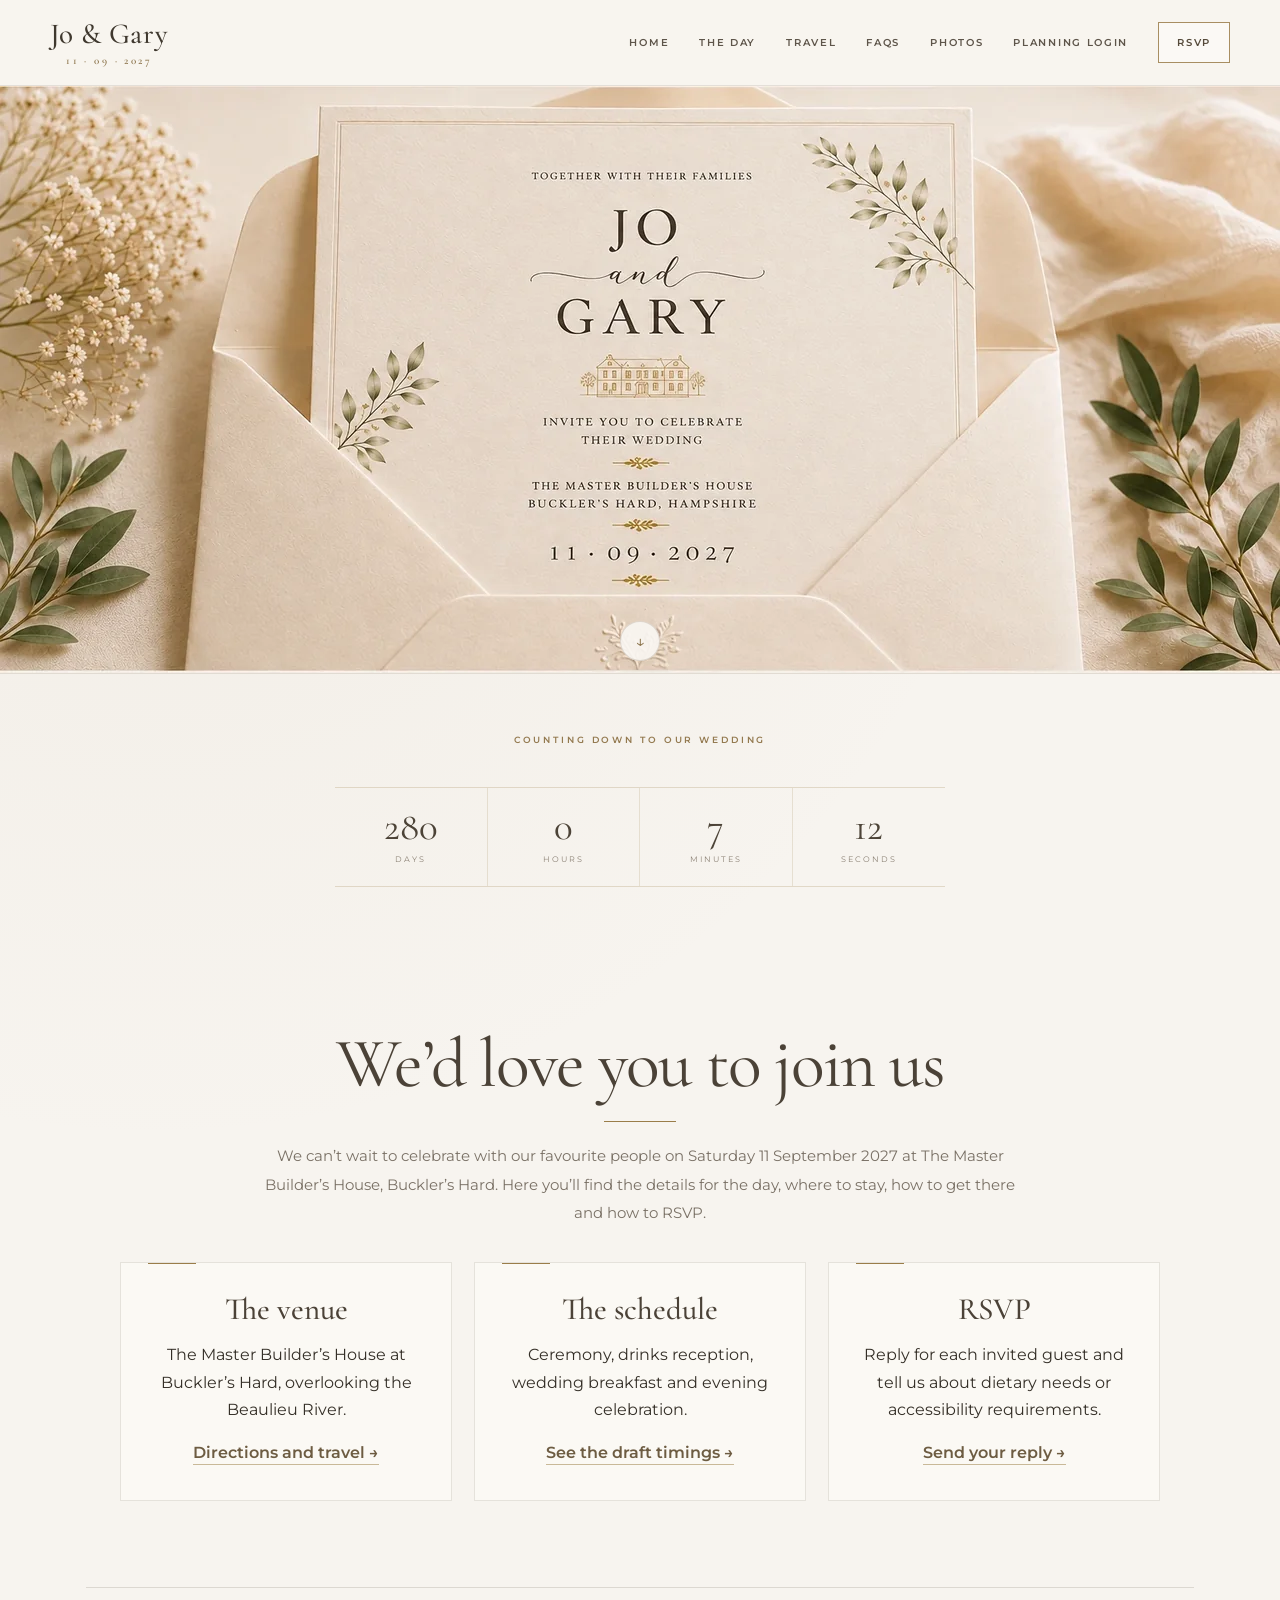
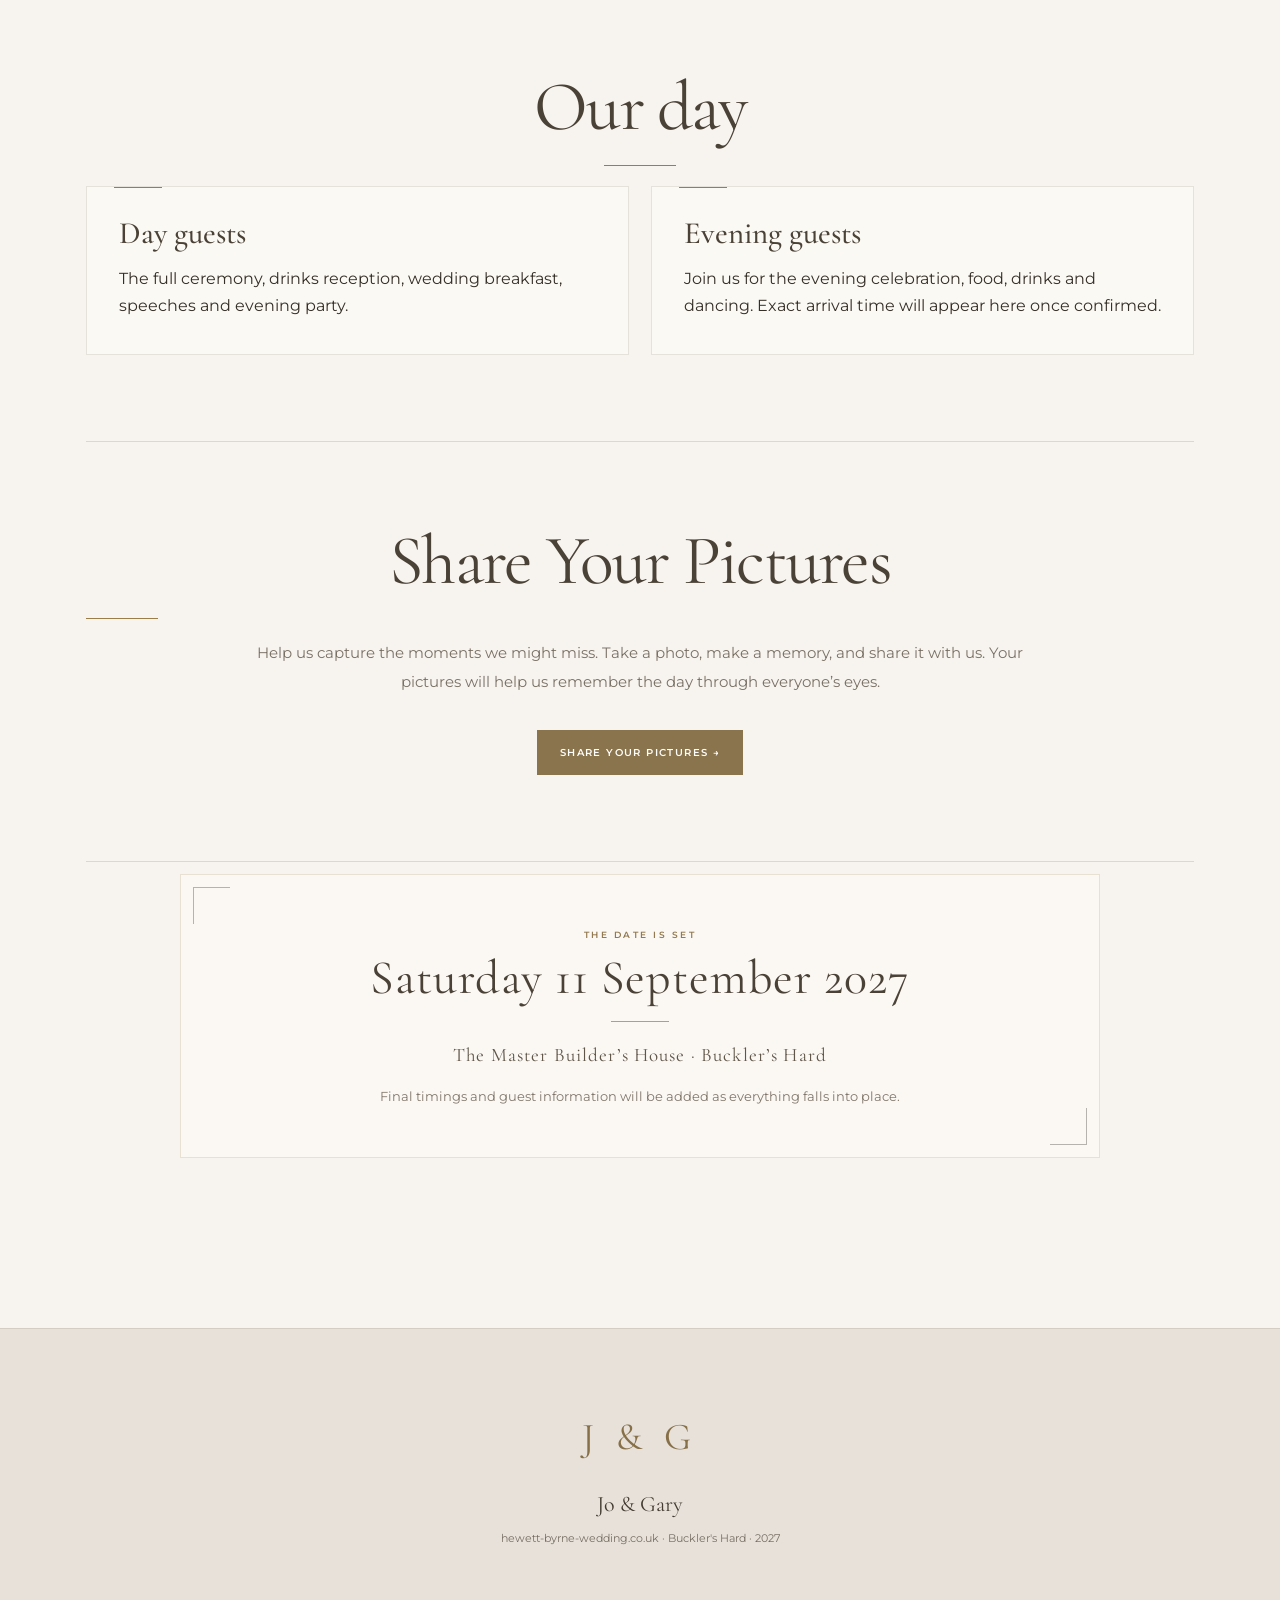
<file: index.html>
<!doctype html><html lang="en"><head>
<meta charset="utf-8"><meta name="viewport" content="width=device-width,initial-scale=1">
<meta name="theme-color" content="#e7e1da"><title>Jo & Gary | Hewett-Byrne Wedding</title>
<meta name="description" content="Jo and Gary's wedding website: details, travel, RSVP and updates.">
<link rel="canonical" href="https://hewett-byrne-wedding.co.uk/"><link rel="preload" as="image" href="assets/wedding-invitation-hero-1280.webp" imagesrcset="assets/wedding-invitation-hero-768.webp 768w, assets/wedding-invitation-hero-1280.webp 1280w" imagesizes="100vw" fetchpriority="high"><link rel="stylesheet" href="assets/style.css">
</head><body>
<nav class="nav"><div class="nav-inner">
<a class="brand" href="index.html"><span>Jo & Gary</span><small>11 · 09 · 2027</small></a>
<button class="menu" aria-label="Open navigation">☰</button>
<div class="links">
<a href="index.html">Home</a><a href="details.html">The Day</a><a href="travel.html">Travel</a>
<a href="faq.html">FAQs</a><a href="photos.html">Photos</a><a href="login.html">Planning Login</a><a href="rsvp.html" class="nav-cta">RSVP</a>
</div></div></nav>
<header class="final-invitation-hero"><picture><img src="assets/wedding-invitation-hero-1280.webp" srcset="assets/wedding-invitation-hero-768.webp 768w, assets/wedding-invitation-hero-1280.webp 1280w" sizes="100vw" width="1280" height="587" alt="Jo and Gary wedding invitation for 11 September 2027 at The Master Builder’s House, Buckler’s Hard" class="final-invitation-hero-image" fetchpriority="high" decoding="async"></picture><a class="final-hero-scroll" href="#welcome" aria-label="Continue to wedding details">↓</a></header>
<section class="section" style="text-align:center;padding-top:58px;padding-bottom:58px"><div class="eyebrow">Counting down to our wedding</div><div class="countdown" aria-label="Countdown to the wedding"><div class="count"><strong id="countdown-days">0</strong><span>Days</span></div><div class="count"><strong id="countdown-hours">0</strong><span>Hours</span></div><div class="count"><strong id="countdown-minutes">0</strong><span>Minutes</span></div><div class="count"><strong id="countdown-seconds">0</strong><span>Seconds</span></div></div></section>
<main>
<section class="section home-intro" id="welcome"><h2>We’d love you to join us</h2><p class="lede">We can’t wait to celebrate with our favourite people on Saturday 11 September 2027 at The Master Builder’s House, Buckler’s Hard. Here you’ll find the details for the day, where to stay, how to get there and how to RSVP.</p>
<div class="grid cols-3"><div class="card"><div class="icon">The setting</div><h3>The venue</h3><p>The Master Builder’s House at Buckler’s Hard, overlooking the Beaulieu River.</p><a href="travel.html">Directions and travel →</a></div><div class="card"><div class="icon">The day</div><h3>The schedule</h3><p>Ceremony, drinks reception, wedding breakfast and evening celebration.</p><a href="details.html">See the draft timings →</a></div><div class="card"><div class="icon">Your reply</div><h3>RSVP</h3><p>Reply for each invited guest and tell us about dietary needs or accessibility requirements.</p><a href="rsvp.html">Send your reply →</a></div></div></section>
<section class="section our-day-section"><h2>Our day</h2><div class="grid cols-2"><div class="card"><h3>Day guests</h3><p>The full ceremony, drinks reception, wedding breakfast, speeches and evening party.</p></div><div class="card"><h3>Evening guests</h3><p>Join us for the evening celebration, food, drinks and dancing. Exact arrival time will appear here once confirmed.</p></div></div></section>
<section class="section" style="text-align:center"><h2>Share Your Pictures</h2><p class="lede" style="margin-left:auto;margin-right:auto">Help us capture the moments we might miss. Take a photo, make a memory, and share it with us. Your pictures will help us remember the day through everyone’s eyes.</p><a class="btn" href="photos.html">Share your pictures →</a></section>
<section class="section date-confirmed-section"><div class="date-confirmed-card"><span class="date-confirmed-eyebrow">The date is set</span><h2>Saturday 11 September 2027</h2><div class="date-confirmed-rule"></div><p>The Master Builder’s House · Buckler’s Hard</p><span class="date-confirmed-small">Final timings and guest information will be added as everything falls into place.</span></div></section>
</main><footer class="footer"><b>Jo & Gary</b><br><span class="small">hewett-byrne-wedding.co.uk · Buckler's Hard · 2027</span></footer><script src="assets/script.js"></script><script>
(function(){
  const target=new Date('2027-09-11T00:00:00+01:00').getTime();
  function update(){
    const diff=Math.max(0,target-Date.now());
    document.getElementById('countdown-days').textContent=Math.floor(diff/86400000);
    document.getElementById('countdown-hours').textContent=Math.floor(diff/3600000)%24;
    document.getElementById('countdown-minutes').textContent=Math.floor(diff/60000)%60;
    document.getElementById('countdown-seconds').textContent=Math.floor(diff/1000)%60;
  }
  update();setInterval(update,1000);
})();
</script></body></html>
</file>
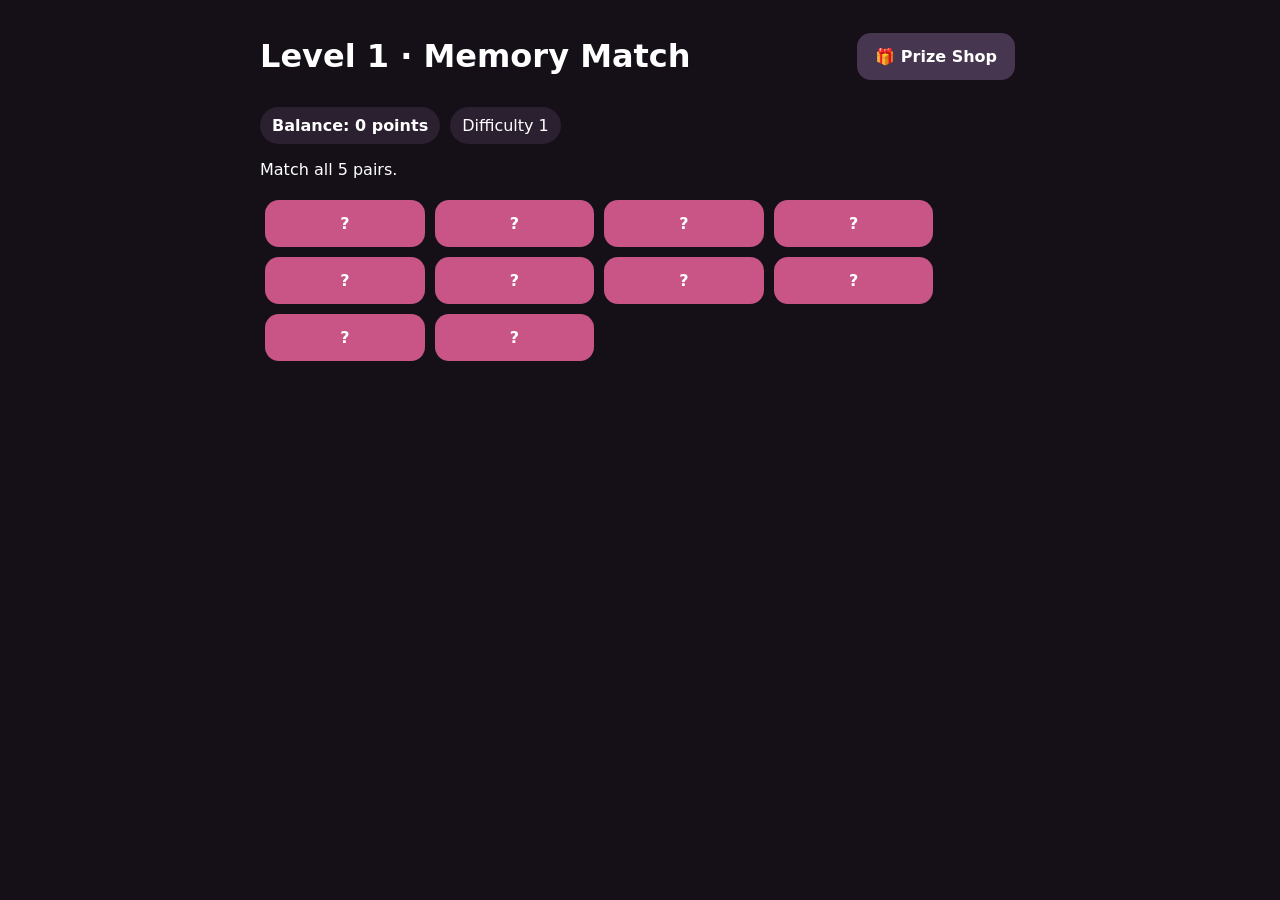
<file: hidden-game/index.html>
<!doctype html><html><head><meta charset="utf-8"><meta name="viewport" content="width=device-width,initial-scale=1"><meta name="robots" content="noindex,nofollow"><link rel="manifest" href="manifest.json"><title>Jo's Game Night</title><style>body{font-family:system-ui;background:#151018;color:#fff;margin:0;padding:16px}.wrap{max-width:760px;margin:auto}.top{display:flex;gap:8px;align-items:center;justify-content:space-between}.hud{display:flex;gap:10px;flex-wrap:wrap;margin:10px 0}.pill{background:#2a2030;padding:9px 12px;border-radius:999px}.gameBtn,button{border:0;border-radius:14px;padding:14px 18px;font:inherit;font-weight:700;background:#c95586;color:#fff;margin:5px}.nav{background:#47364f}.card,#reward,.shopCard{background:#261d2a;padding:16px;border-radius:18px;margin:12px 0}.shopCard button{display:block;width:100%;margin:12px 0 0}.shopCard button:disabled{opacity:.45}.shopCard strong{display:block;color:#ffd6e8}.answer{font-size:26px;max-width:180px;padding:10px;border-radius:10px}.bigNum{font-size:58px;text-align:center}.sequence{text-align:center;font-size:32px}.muted{color:#cbbdce}.redeemedItem{padding:9px 0;border-bottom:1px solid #49394f}#stage{min-height:260px}#score{font-weight:800}</style></head><body><main class="wrap"><div class="top"><h1 id="title">Jo's Game Night</h1><button id="shopBtn" class="nav">🎁 Prize Shop</button></div><div class="hud"><div id="score" class="pill"></div><div id="difficulty" class="pill"></div></div><section id="gameView"><p id="desc"></p><section id="stage"></section><section id="reward" hidden><h2 id="rewardTitle">Level complete</h2><div><h2 id="prize"></h2><p id="prizeText"></p><button id="next">Next game</button><button id="shopBtn2" class="nav" onclick="showShop()">Spend points</button></div></section></section><section id="shop" hidden><button id="backBtn" class="nav">← Back to game</button><h2>🎁 Prize Shop</h2><p>Spend the points you've earned. Redeeming a reward deducts the points immediately.</p><div id="shopList"></div><div id="redeemed" class="card"></div></section></main><script src="game.js?v=9"></script></body></html>
</file>
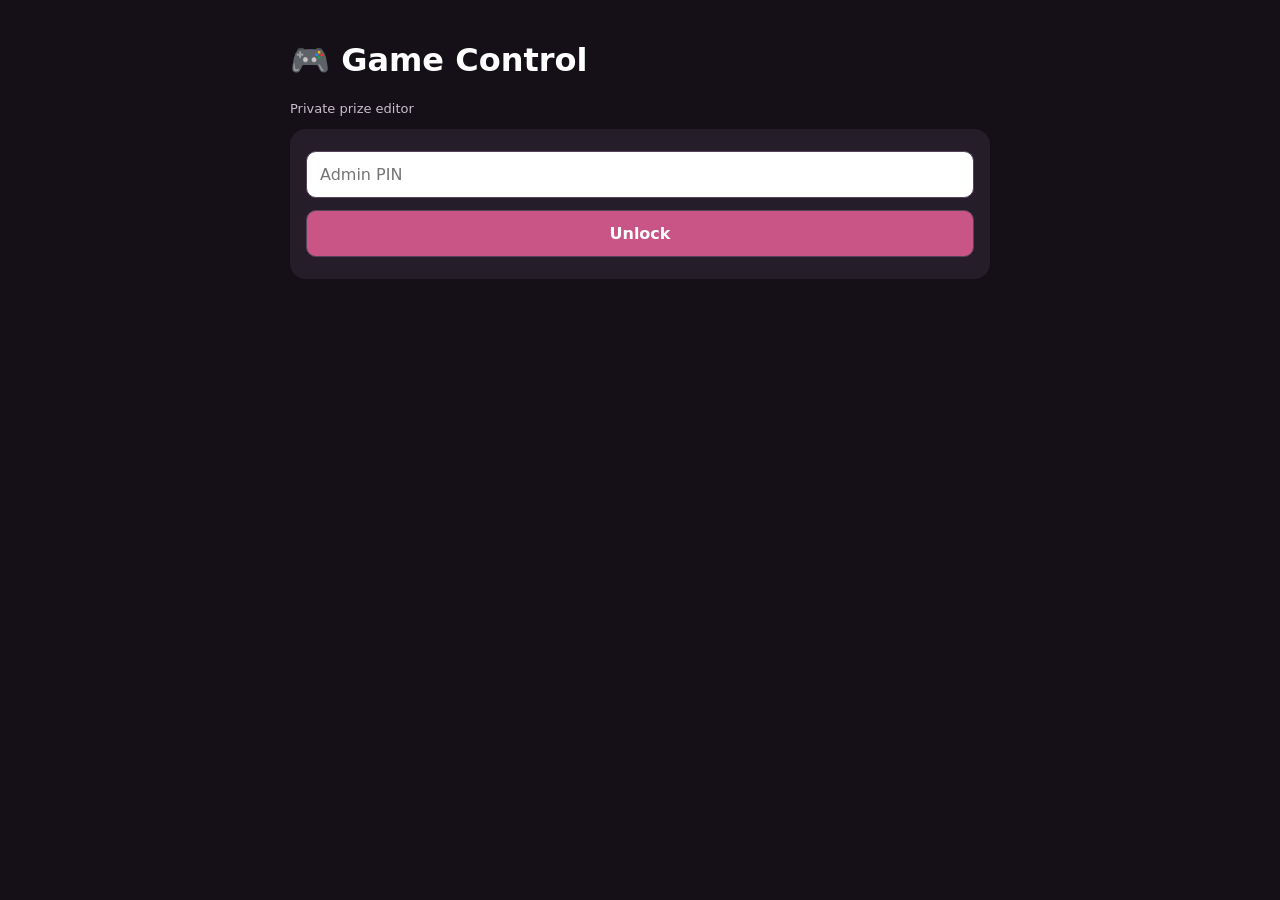
<file: hidden-game/gary-admin/index.html>
<!doctype html><html><head><meta charset="utf-8"><meta name="viewport" content="width=device-width,initial-scale=1"><meta name="robots" content="noindex,nofollow,noarchive"><title>Game Control</title><style>body{font-family:system-ui;background:#151018;color:#fff;margin:0;padding:20px}.wrap{max-width:700px;margin:auto}.card{background:#261d2a;padding:16px;border-radius:16px;margin:12px 0}input,textarea,select,button{box-sizing:border-box;width:100%;padding:13px;margin:6px 0;border-radius:10px;border:1px solid #58435e;font:inherit}button{background:#c95586;color:#fff;font-weight:700}.muted{color:#cbbdce;font-size:13px}.danger{background:#673243}</style></head><body><main class="wrap"><h1>🎮 Game Control</h1><p class="muted">Private prize editor</p><div class="card" id="login"><input id="pin" type="password" inputmode="numeric" placeholder="Admin PIN"><button id="unlockBtn" type="button">Unlock</button><div id="msg" class="muted"></div></div><section id="panel" hidden><div class="card"><h2>Add prize</h2><input id="prizeName" placeholder="Prize name"><textarea id="prizeText" placeholder="What Jo wins"></textarea><select id="prizeType"><option value="normal">Normal prize</option><option value="dark">After Dark jackpot</option></select><input id="prizeCost" type="number" min="500" step="500" value="5000" placeholder="Point cost"><button id="addBtn" type="button">Add prize</button><div id="status" class="muted"></div></div><div id="list"></div><div class="card"><button id="resetBtn" class="danger" type="button">Restore defaults</button></div></section></main><script>const D=[{name:"Proper Kiss",text:"A long lingering kiss from Gary.",type:"normal",cost:2500},{name:"Naughty Massage",text:"A private massage with the mood chosen by Jo.",type:"normal",cost:4000},{name:"You Choose Tonight",text:"Jo chooses the romantic plan for the evening.",type:"normal",cost:5000},{name:"Secret Request",text:"Jo can make one private mutually-agreed request.",type:"normal",cost:6500},{name:"After Dark Jackpot",text:"A special private reward you both agree on together.",type:"dark",cost:12000}];let P;try{P=JSON.parse(localStorage.getItem("joAdminPrizes"))||D}catch(e){P=D}P=P.map((p,i)=>({...p,cost:Number(p.cost)||(p.type==="dark"?12000:2500+(i%6)*1000)}));const E=x=>document.getElementById(x);function save(){localStorage.setItem("joAdminPrizes",JSON.stringify(P));render()}function render(){E("list").innerHTML="";P.forEach((p,i)=>{let d=document.createElement("div");d.className="card";let h=document.createElement("h3");h.textContent=(p.type==="dark"?"🔥 ":"🎁 ")+p.name;let q=document.createElement("p");q.textContent=p.text;let c=document.createElement("p");c.textContent="Cost: "+Number(p.cost).toLocaleString()+" points";let x=document.createElement("input");x.type="number";x.min="500";x.step="500";x.value=p.cost;x.onchange=()=>{p.cost=Math.max(500,Number(x.value)||500);save()};let b=document.createElement("button");b.type="button";b.className="danger";b.textContent="Delete";b.onclick=()=>{P.splice(i,1);save()};d.append(h,q,c,x,b);E("list").appendChild(d)})}E("unlockBtn").onclick=()=>{if(E("pin").value==="2707"){E("login").hidden=true;E("panel").hidden=false;render()}else E("msg").textContent="Wrong PIN"};E("addBtn").onclick=()=>{let n=E("prizeName").value.trim(),t=E("prizeText").value.trim(),y=E("prizeType").value,c=Math.max(500,Number(E("prizeCost").value)||5000);if(!n){E("status").textContent="Enter a prize name first.";return}P.push({name:n,text:t,type:y,cost:c});save();E("prizeName").value="";E("prizeText").value="";E("status").textContent="✓ Prize added: "+n};E("resetBtn").onclick=()=>{P=D.map(x=>({...x}));save()};</script></body></html>
</file>
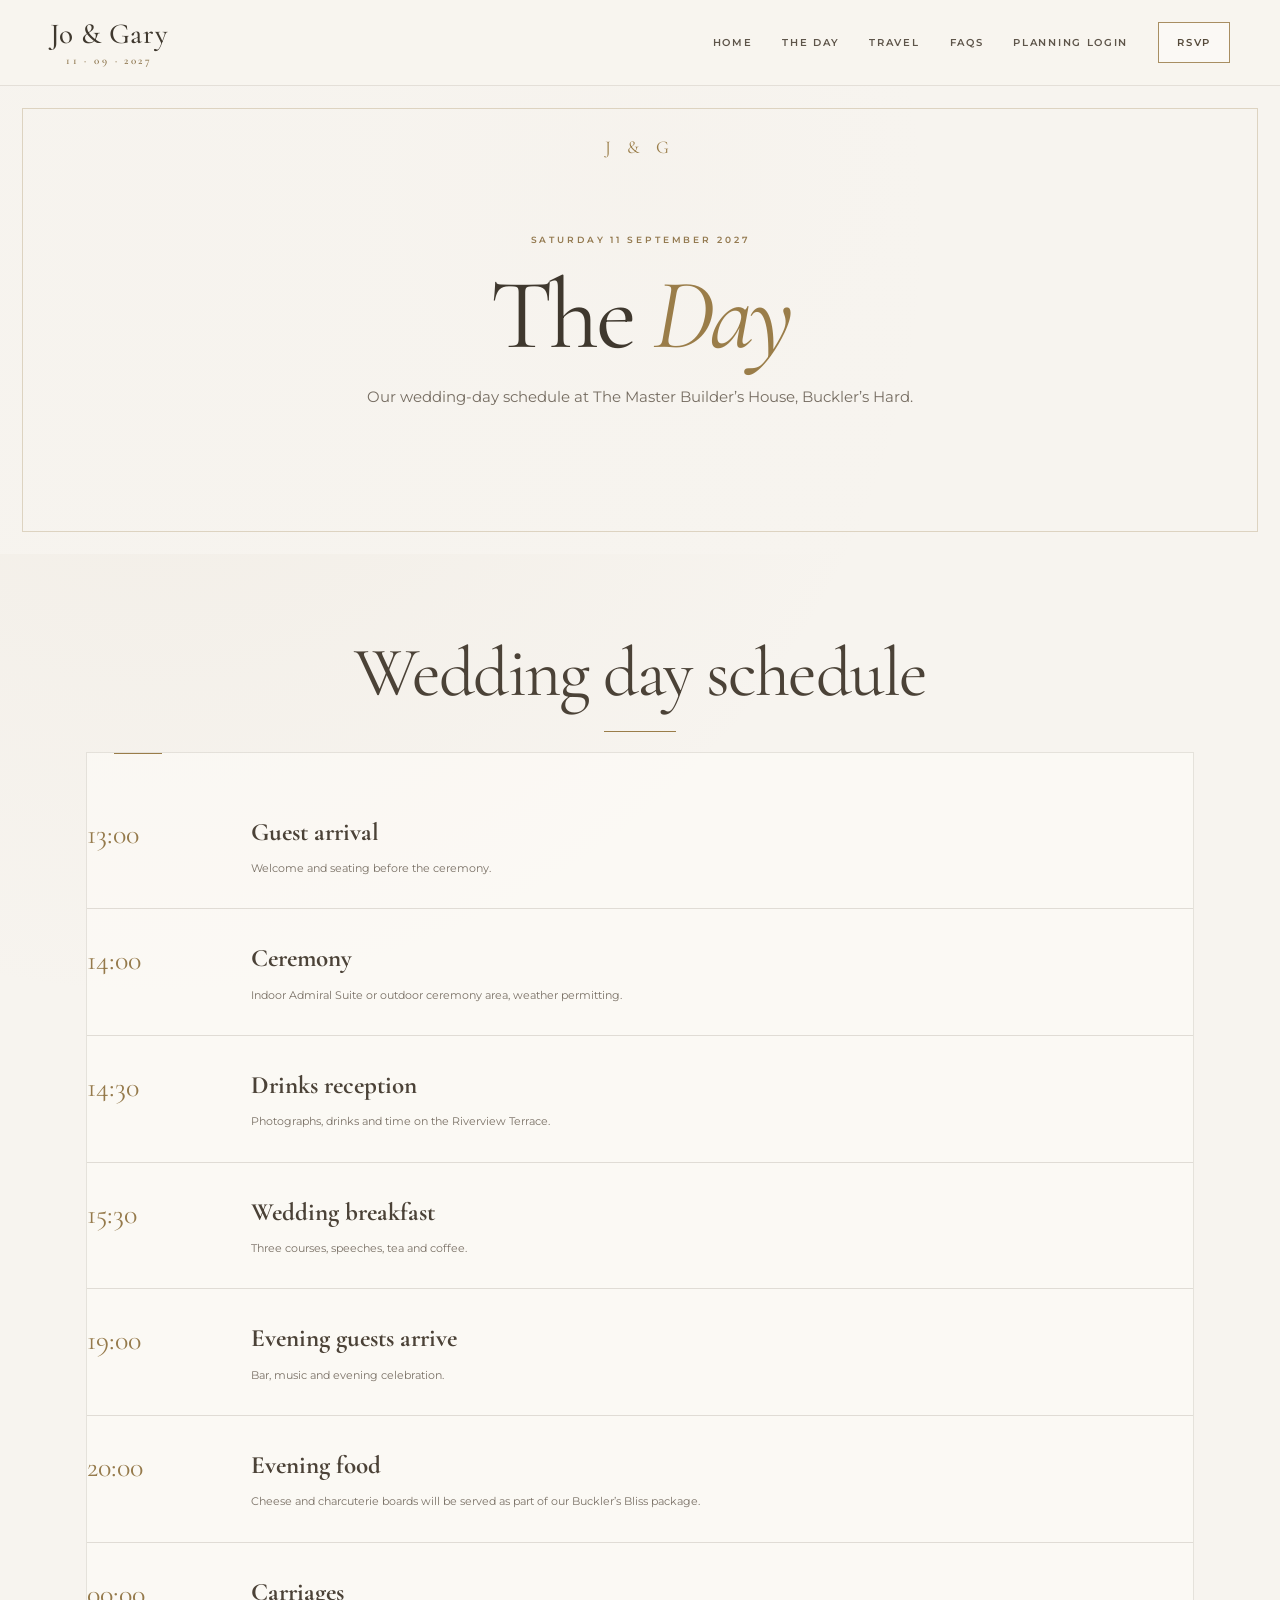
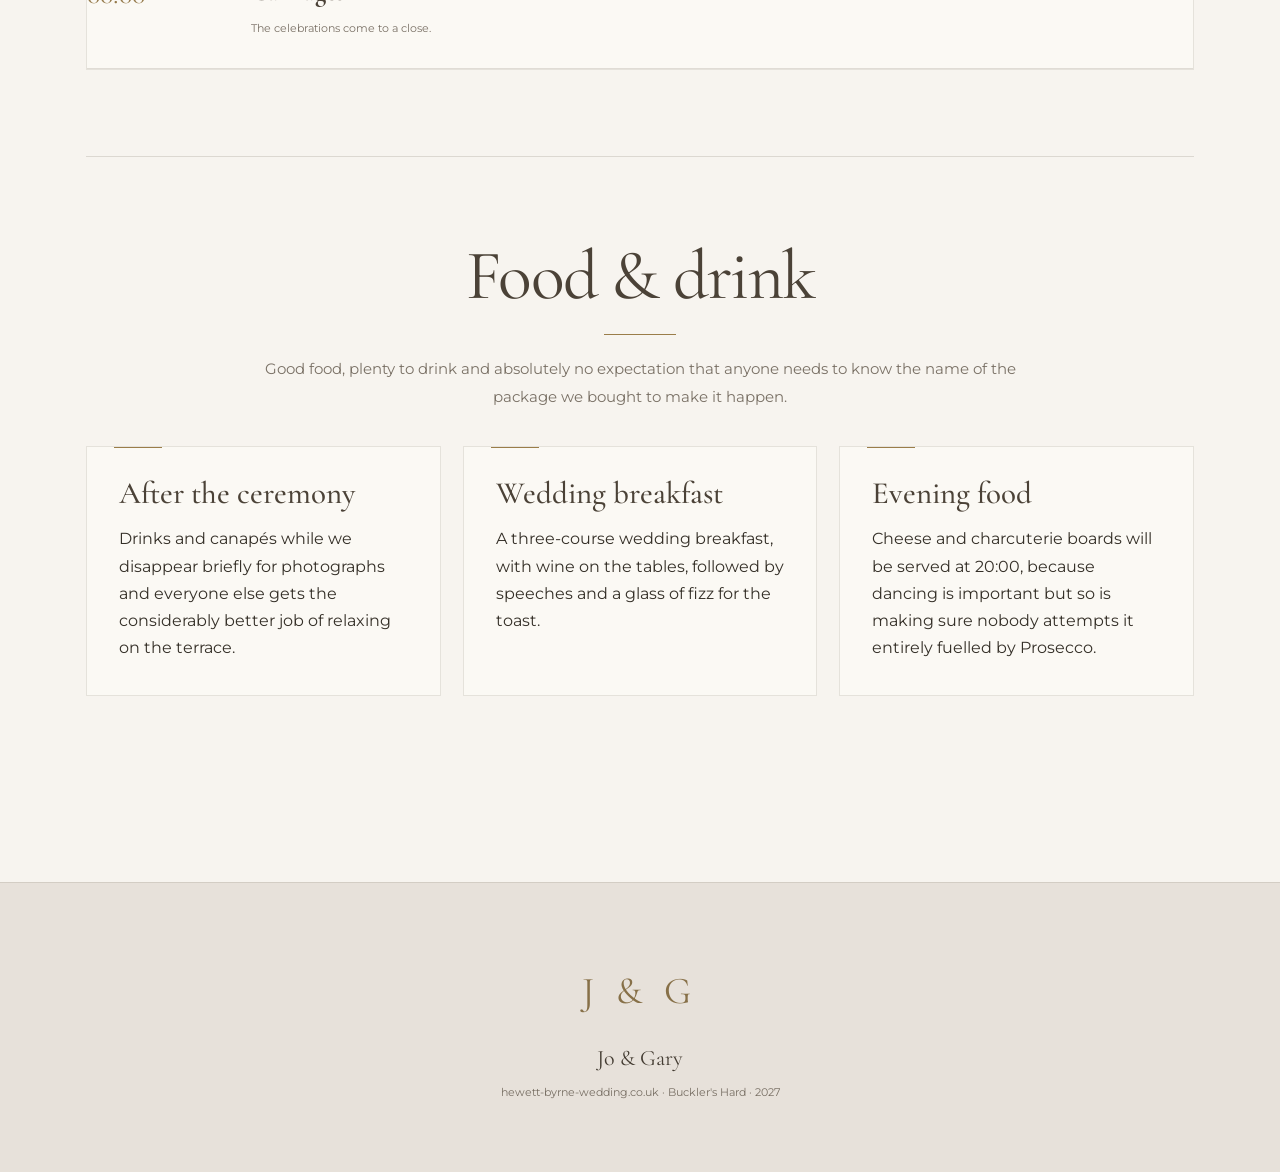
<file: details.html>
<!doctype html><html lang="en"><head><meta charset="utf-8"><meta name="viewport" content="width=device-width,initial-scale=1"><meta name="theme-color" content="#173c31">
<title>The Day | Jo & Gary</title><link rel="stylesheet" href="assets/style.css"></head><body class="public-page">
<nav class="nav"><div class="nav-inner">
<a class="brand" href="index.html"><span>Jo & Gary</span><small>11 · 09 · 2027</small></a>
<button class="menu" aria-label="Open navigation">☰</button>
<div class="links">
<a href="index.html">Home</a><a href="details.html">The Day</a><a href="travel.html">Travel</a>
<a href="faq.html">FAQs</a><a href="login.html">Planning Login</a><a href="rsvp.html" class="nav-cta">RSVP</a>
</div></div></nav>

<header class="hero small"><div><div class="eyebrow">Saturday 11 September 2027</div><h1>The <span class="amp">Day</span></h1><p>Our wedding-day schedule at The Master Builder’s House, Buckler’s Hard.</p></div></header>
<main><section class="section"><h2>Wedding day schedule</h2><div class="card timeline">
<div class="timeline-item"><div class="timeline-time">13:00</div><div><b>Guest arrival</b><br><span class="small">Welcome and seating before the ceremony.</span></div></div>
<div class="timeline-item"><div class="timeline-time">14:00</div><div><b>Ceremony</b><br><span class="small">Indoor Admiral Suite or outdoor ceremony area, weather permitting.</span></div></div>
<div class="timeline-item"><div class="timeline-time">14:30</div><div><b>Drinks reception</b><br><span class="small">Photographs, drinks and time on the Riverview Terrace.</span></div></div>
<div class="timeline-item"><div class="timeline-time">15:30</div><div><b>Wedding breakfast</b><br><span class="small">Three courses, speeches, tea and coffee.</span></div></div>
<div class="timeline-item"><div class="timeline-time">19:00</div><div><b>Evening guests arrive</b><br><span class="small">Bar, music and evening celebration.</span></div></div>
<div class="timeline-item"><div class="timeline-time">20:00</div><div><b>Evening food</b><br><span class="small">Cheese and charcuterie boards will be served as part of our Buckler’s Bliss package.</span></div></div>
<div class="timeline-item"><div class="timeline-time">00:00</div><div><b>Carriages</b><br><span class="small">The celebrations come to a close.</span></div></div>
</div></section>

<section class="section food-drink-section">
  <h2>Food &amp; drink</h2>
  <p class="lede">Good food, plenty to drink and absolutely no expectation that anyone needs to know the name of the package we bought to make it happen.</p>

  <div class="grid cols-3">
    <div class="card">
      <div class="icon">🥂</div>
      <h3>After the ceremony</h3>
      <p>Drinks and canapés while we disappear briefly for photographs and everyone else gets the considerably better job of relaxing on the terrace.</p>
    </div>

    <div class="card">
      <div class="icon">🍽️</div>
      <h3>Wedding breakfast</h3>
      <p>A three-course wedding breakfast, with wine on the tables, followed by speeches and a glass of fizz for the toast.</p>
    </div>

    <div class="card">
      <div class="icon">🧀</div>
      <h3>Evening food</h3>
      <p>Cheese and charcuterie boards will be served at 20:00, because dancing is important but so is making sure nobody attempts it entirely fuelled by Prosecco.</p>
    </div>
  </div>
</section>

</main>
<footer class="footer"><b>Jo & Gary</b><br>
<span class="small">hewett-byrne-wedding.co.uk · Buckler's Hard · 2027</span></footer>
<script src="assets/script.js"></script>
</body></html>
</file>
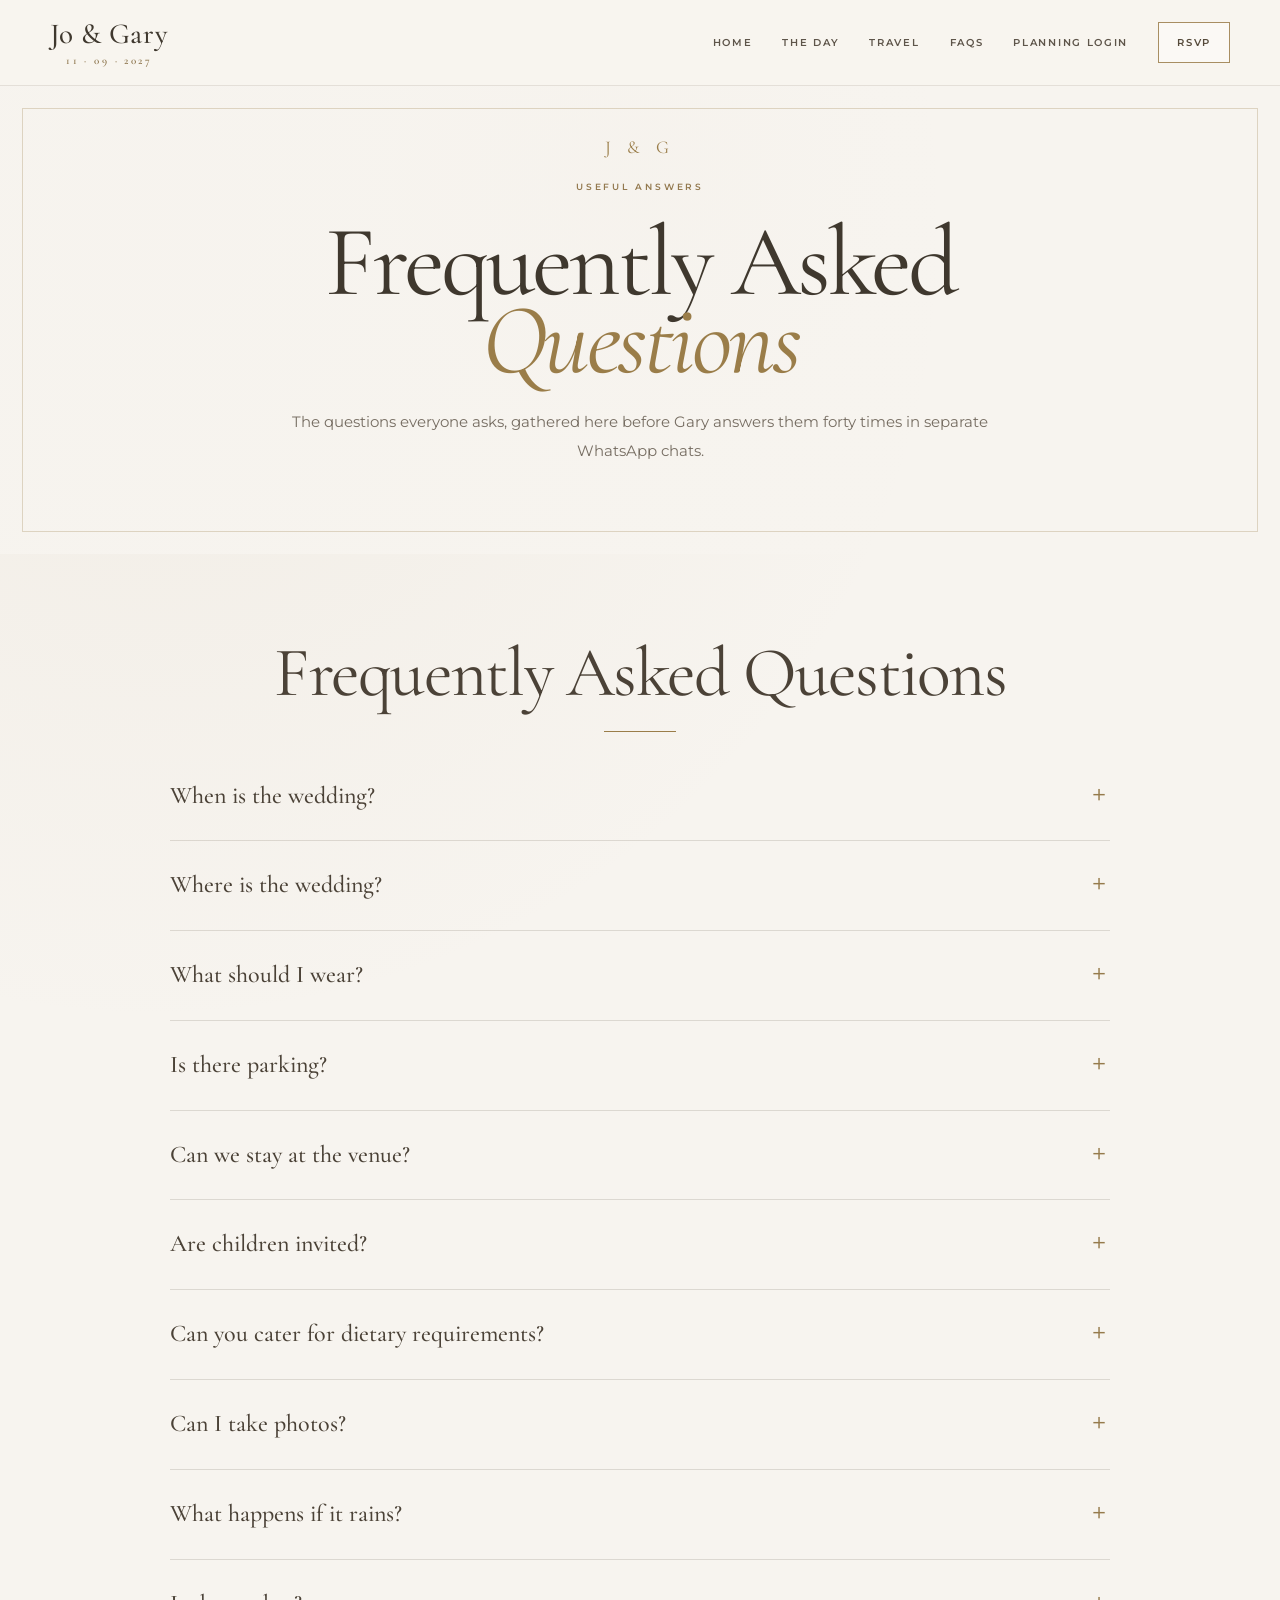
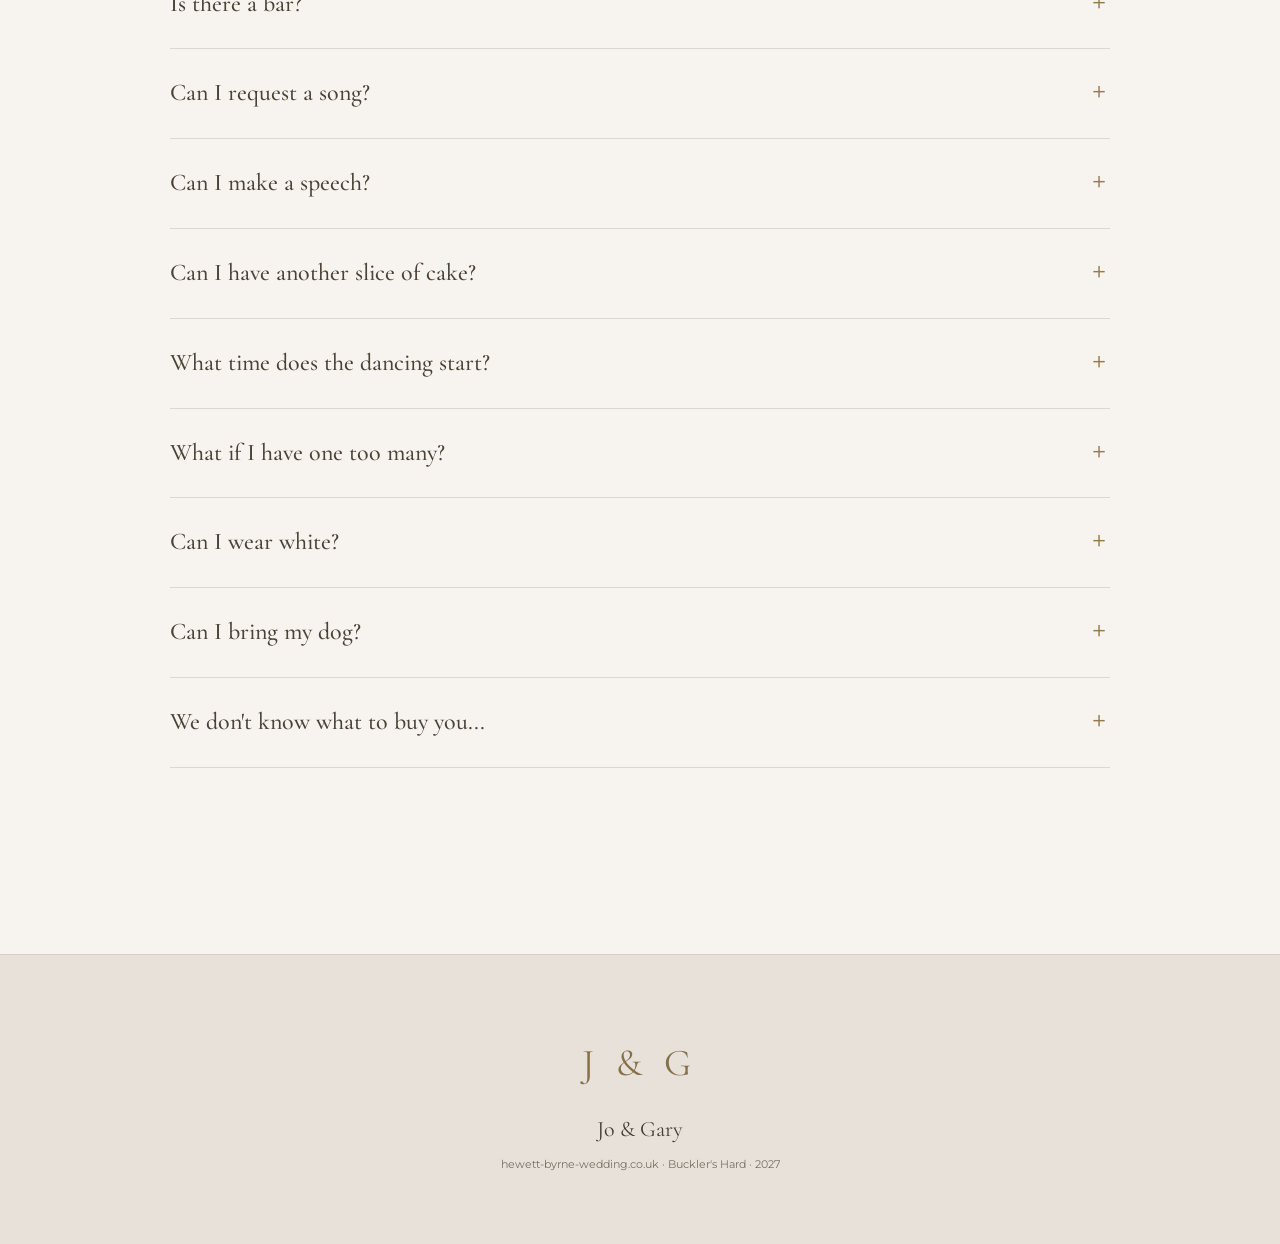
<file: faq.html>
<!doctype html><html lang="en"><head><meta charset="utf-8"><meta name="viewport" content="width=device-width,initial-scale=1"><meta name="theme-color" content="#173c31">
<title>FAQs | Jo & Gary</title><link rel="stylesheet" href="assets/style.css"></head><body class="public-page">
<nav class="nav"><div class="nav-inner">
<a class="brand" href="index.html"><span>Jo & Gary</span><small>11 · 09 · 2027</small></a>
<button class="menu" aria-label="Open navigation">☰</button>
<div class="links">
<a href="index.html">Home</a><a href="details.html">The Day</a><a href="travel.html">Travel</a>
<a href="faq.html">FAQs</a><a href="login.html">Planning Login</a><a href="rsvp.html" class="nav-cta">RSVP</a>
</div></div></nav>

<header class="hero small"><div><div class="eyebrow">Useful answers</div><h1>Frequently Asked <span class="amp">Questions</span></h1><p>The questions everyone asks, gathered here before Gary answers them forty times in separate WhatsApp chats.</p></div></header>
<main>
<section class="section">
<h2>Frequently Asked Questions</h2>



<div class="accordion"><button>When is the wedding?<span>＋</span></button><div class="answer"><p>Saturday 11 September 2027 at The Master Builder’s House, Buckler’s Hard. We’ve put the date on the website, the invitations and probably mentioned it several hundred times, so at this point there are very few acceptable excuses.</p></div></div>
<div class="accordion"><button>Where is the wedding?<span>＋</span></button><div class="answer"><p>The Master Builder’s House at Buckler’s Hard in the New Forest. It’s beautiful, waterside and just tucked away enough to make pre-booking a taxi one of the smartest decisions you’ll make all weekend. Full directions are on the Travel page.</p></div></div>
<div class="accordion"><button>What should I wear?<span>＋</span></button><div class="answer"><p>Smart wedding attire. Think “looking fantastic in the photos”, not “quick pint after mowing the lawn”. September can still be lovely in the New Forest, but bring a jacket or wrap for later because British weather has never respected anybody’s outfit plans.</p></div></div>
<div class="accordion"><button>Is there parking?<span>＋</span></button><div class="answer"><p>Yes, plenty. There’s lots of on-site parking, so nobody needs to abandon a car in a hedge and pretend it was part of the rustic wedding theme.</p></div></div>
<div class="accordion"><button>Can we stay at the venue?<span>＋</span></button><div class="answer"><p>Yes, but rooms are limited and first come, first served. If you want to stay at The Master Builder’s House, don’t approach accommodation with the relaxed confidence of someone booking a Travelodge on a Tuesday in February.</p></div></div>
<div class="accordion"><button>Are children invited?<span>＋</span></button><div class="answer"><p>If your invitation includes your children, absolutely. If it doesn’t, please don’t arrive with an unexpected small person and attempt to convince us they’re your emotional-support plus-one.</p></div></div>
<div class="accordion"><button>Can you cater for dietary requirements?<span>＋</span></button><div class="answer"><p>Absolutely. Add them to your RSVP and we’ll make sure the venue knows. Genuine allergies, intolerances and dietary choices are all welcome. “I don’t eat vegetables on weekends” is unlikely to trouble the chef.</p></div></div>
<div class="accordion"><button>Can I take photos?<span>＋</span></button><div class="answer"><p>Definitely, once the ceremony is finished. During the ceremony we’d love to see your faces rather than the backs of 70 phones held above people’s heads. We’ve hired professionals, so you’re officially released from documentary duty for a bit.</p></div></div>
<div class="accordion"><button>What happens if it rains?<span>＋</span></button><div class="answer"><p>We get married anyway. It’s England in September, not a NASA launch window. The venue has lovely indoor spaces, the drinks will still work and Jo has absolutely not organised all this for a cloud to win.</p></div></div>



<div class="accordion"><button>Is there a bar?<span>＋</span></button><div class="answer"><p>Yes. Obviously. We’re inviting you to a wedding, not testing your resilience.</p></div></div>
<div class="accordion"><button>Can I request a song?<span>＋</span></button><div class="answer"><p>Yes, add it to your RSVP and we’ll pass requests to the DJ. Requests are not legally binding, however, so submitting the same questionable 90s anthem six times does not constitute a democratic mandate.</p></div></div>
<div class="accordion"><button>Can I make a speech?<span>＋</span></button><div class="answer"><p>If you’ve been asked beforehand, absolutely. If inspiration suddenly strikes after six drinks, please enjoy that inspiration quietly at your table until it passes.</p></div></div>
<div class="accordion"><button>Can I have another slice of cake?<span>＋</span></button><div class="answer"><p>If there’s cake left, go for it. Once the official cutting is done, normal civilisation begins to break down and cake law becomes largely first come, first served.</p></div></div>
<div class="accordion"><button>What time does the dancing start?<span>＋</span></button><div class="answer"><p>After the first dance. From that point onwards the dance floor belongs to everyone, including the relatives who spent dinner insisting they “don’t really dance” and will mysteriously become Beyoncé by 10pm.</p></div></div>
<div class="accordion"><button>What if I have one too many?<span>＋</span></button><div class="answer"><p>Drink some water, locate your pre-booked taxi and resist the powerful urge to explain to Gary why you’ve always loved him at 1am. We want legendary memories, preferably ones everybody can laugh about the next morning.</p></div></div>
<div class="accordion"><button>Can I wear white?<span>＋</span></button><div class="answer"><p>Technically you possess free will. Jo also possesses eyesight. We’ll let you work out the rest.</p></div></div>
<div class="accordion"><button>Can I bring my dog?<span>＋</span></button><div class="answer"><p>Sadly not. We know your dog is exceptionally well behaved, unusually sophisticated and basically a tiny furry human. Unfortunately the venue rules remain unmoved by this compelling evidence.</p></div></div>


<div class="accordion"><button>We don't know what to buy you...<span>＋</span></button><div class="answer">
<p>We’ve been together long enough to have accumulated the traditional adult collection of kettles, pans, towels and mysterious kitchen gadgets that seemed essential at the time.</p>
<p>If you’d like to give us a wedding gift, we’d love a contribution towards our honeymoon instead. Essentially, rather than buying us another toaster, you can help send us somewhere warm where somebody else makes the toast.</p>
<p>Every contribution, big or small, will go towards making some brilliant memories together, ideally involving sunshine, good food and drinks containing unnecessary pieces of fruit.</p>
<p><strong>Most importantly, having you there to celebrate with us is what matters. The money is entirely optional. Your presence is the present. Although, admittedly, the honeymoon fund does have excellent exchange rates for brownie points.</strong></p></div></div>
</section>
</main>
<footer class="footer"><b>Jo & Gary</b><br>
<span class="small">hewett-byrne-wedding.co.uk · Buckler's Hard · 2027</span></footer>
<script src="assets/script.js"></script>
</body></html>
</file>
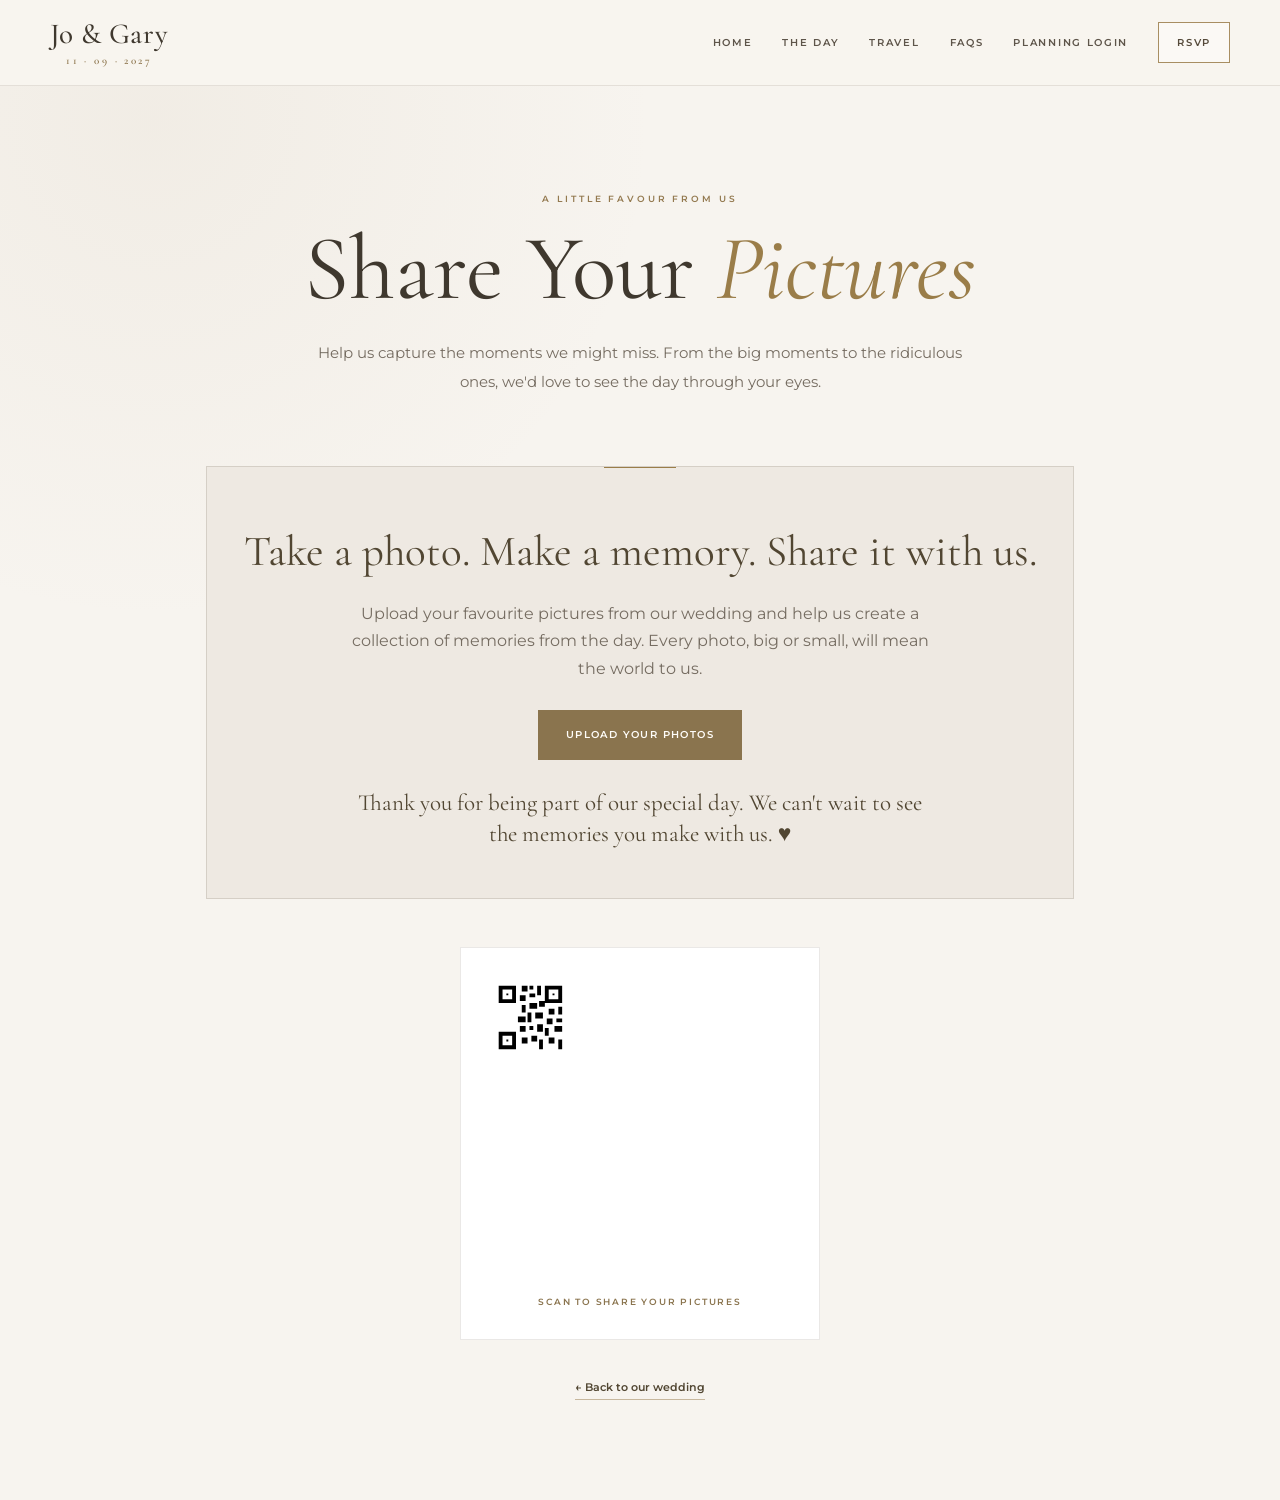
<file: photos.html>
<!doctype html>
<html lang="en">
<head>
<meta charset="utf-8"><meta name="viewport" content="width=device-width,initial-scale=1">
<meta name="theme-color" content="#f7f4ef"><title>Share Your Pictures | Jo & Gary</title>
<meta name="description" content="Share your favourite photos and memories from Jo and Gary's wedding.">
<link rel="canonical" href="https://hewett-byrne-wedding.co.uk/photos.html">
<link rel="stylesheet" href="assets/style.css">
<style>
.photo-page{max-width:920px;margin:0 auto;padding:70px 26px 100px;text-align:center}
.photo-hero{padding:35px 0 55px}
.photo-eyebrow{text-transform:uppercase;letter-spacing:.32em;font-size:9px;font-weight:600;color:#93794f}
.photo-title{font-family:'Cormorant Garamond',Georgia,serif;font-size:clamp(58px,8vw,92px);font-weight:400;line-height:.9;color:#3f382e;margin:22px 0 28px}
.photo-title em{color:#9a7d49}
.photo-lede{max-width:650px;margin:0 auto;color:#756c61;font-size:15px;line-height:1.9}
.photo-card{margin:15px auto 0;padding:48px 35px;border:1px solid rgba(82,70,50,.16);background:#eee9e2;position:relative}
.photo-card:before{content:'';position:absolute;top:0;left:50%;transform:translateX(-50%);width:72px;height:1px;background:#9a7d49}
.photo-card h2{font-family:'Cormorant Garamond',Georgia,serif;font-size:43px;font-weight:400;color:#514632;margin:0 0 12px}
.photo-card p{max-width:590px;margin:0 auto 28px;color:#756c61}
.photo-upload{display:inline-flex;align-items:center;justify-content:center;min-height:50px;padding:13px 27px;background:#8a744e;border:1px solid #8a744e;color:#fffdf9;text-decoration:none;text-transform:uppercase;letter-spacing:.14em;font-size:10px;font-weight:600}
.photo-note{margin:28px auto 0;max-width:590px;font-family:'Cormorant Garamond',Georgia,serif;font-size:23px;line-height:1.35;color:#514632}
.qr-wrap{margin:48px auto 0;padding:30px;background:#fff;border:1px solid rgba(82,70,50,.12);max-width:360px}
.qr-wrap img{width:100%;height:auto;margin:0 auto 18px}.qr-caption{text-transform:uppercase;letter-spacing:.2em;font-size:9px;font-weight:600;color:#8a744e}
.back{display:inline-block;margin-top:38px;color:#514632;text-decoration:none;border-bottom:1px solid #c7b79d;padding-bottom:2px;font-size:11px;font-weight:600}
@media(max-width:520px){.photo-page{padding:45px 18px 75px}.photo-card{padding:38px 22px}.photo-card h2{font-size:36px}}
</style>
</head>
<body>
<nav class="nav"><div class="nav-inner">
<a class="brand" href="index.html"><span>Jo & Gary</span><small>11 · 09 · 2027</small></a>
<button class="menu" aria-label="Open navigation">☰</button>
<div class="links"><a href="index.html">Home</a><a href="details.html">The Day</a><a href="travel.html">Travel</a><a href="faq.html">FAQs</a><a href="login.html">Planning Login</a><a href="rsvp.html" class="nav-cta">RSVP</a></div></div></nav>
<main class="photo-page">
<section class="photo-hero">
<div class="photo-eyebrow">A little favour from us</div>
<h1 class="photo-title">Share Your <em>Pictures</em></h1>
<p class="photo-lede">Help us capture the moments we might miss. From the big moments to the ridiculous ones, we'd love to see the day through your eyes.</p>
</section>
<section class="photo-card">
<h2>Take a photo. Make a memory. Share it with us.</h2>
<p>Upload your favourite pictures from our wedding and help us create a collection of memories from the day. Every photo, big or small, will mean the world to us.</p>
<a class="photo-upload" href="#upload">Upload your photos</a>
<div class="photo-note">Thank you for being part of our special day. We can't wait to see the memories you make with us. ♥</div>
</section>
<section class="qr-wrap">
<img src="assets/wedding-photo-qr.svg" alt="QR code to the wedding photo sharing page">
<div class="qr-caption">Scan to share your pictures</div>
</section>
<a class="back" href="index.html">← Back to our wedding</a>
</main>
<script src="assets/script.js"></script>
</body></html>
</file>
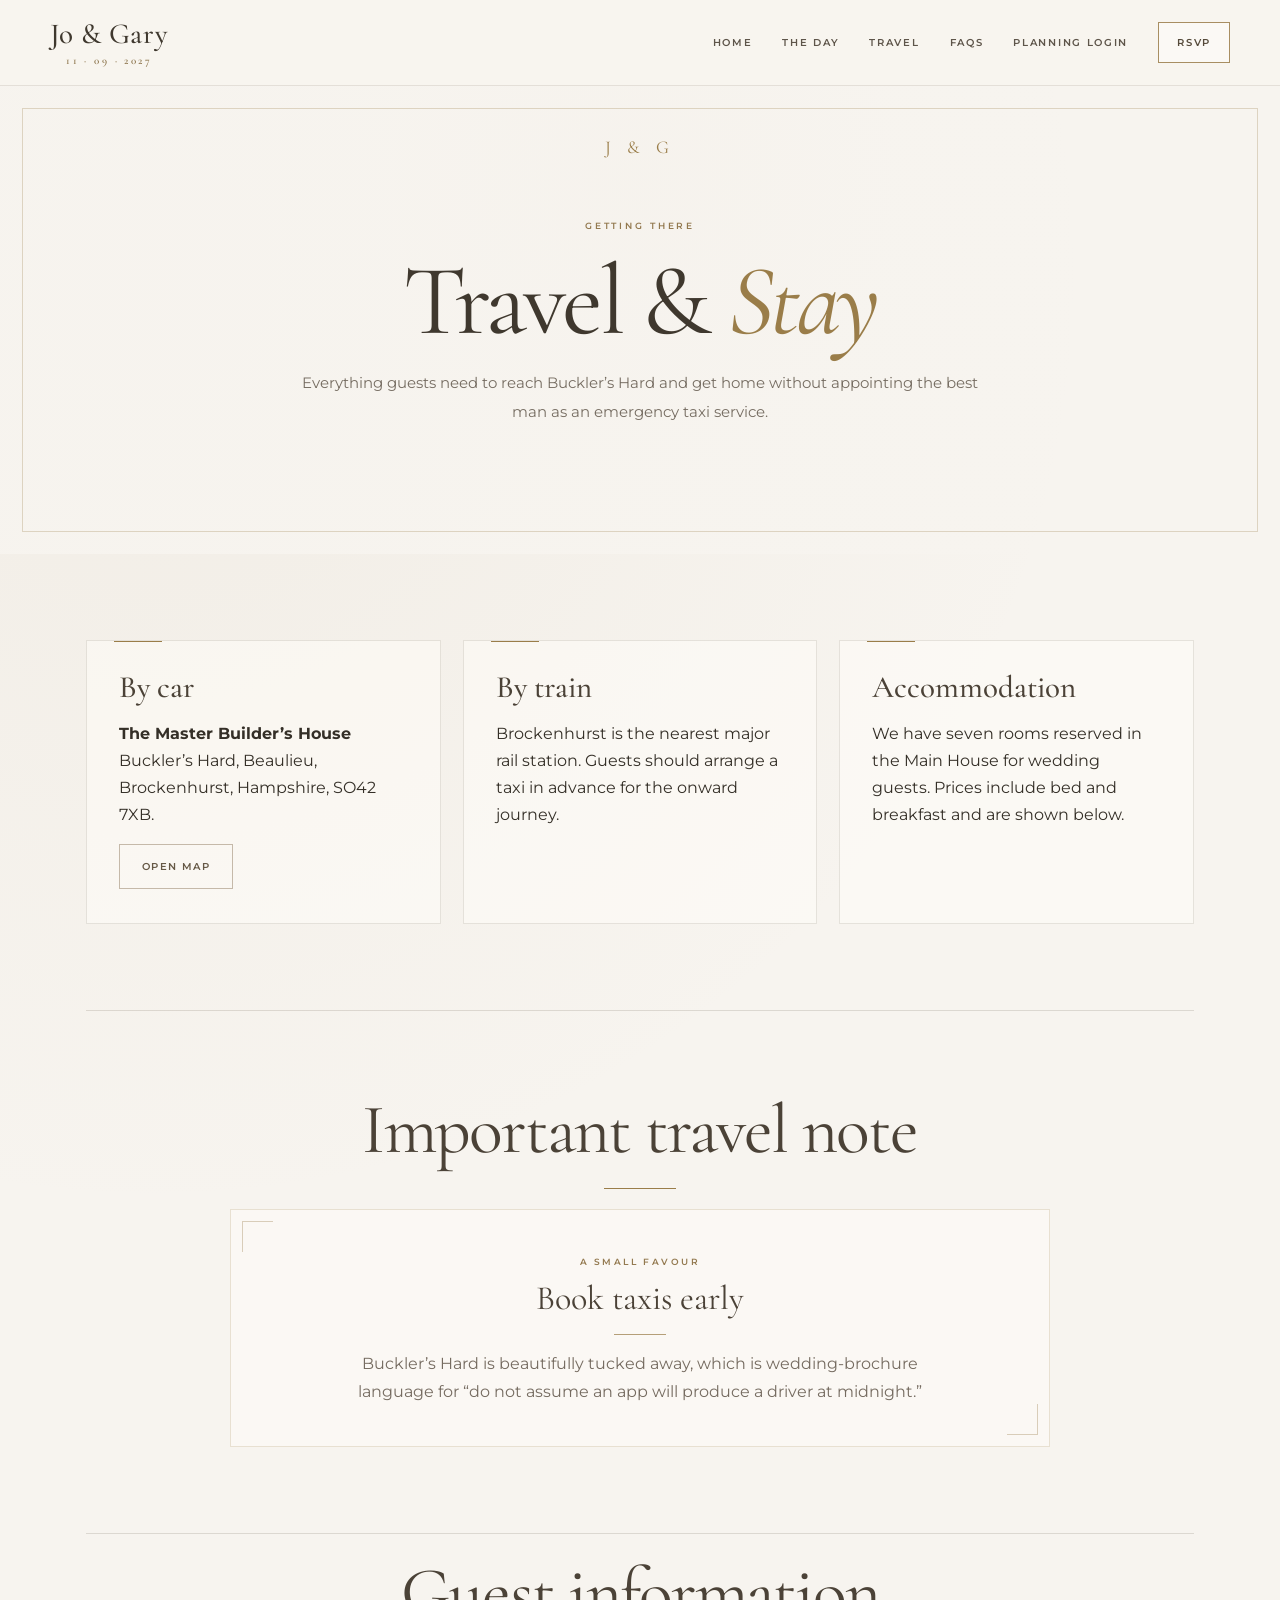
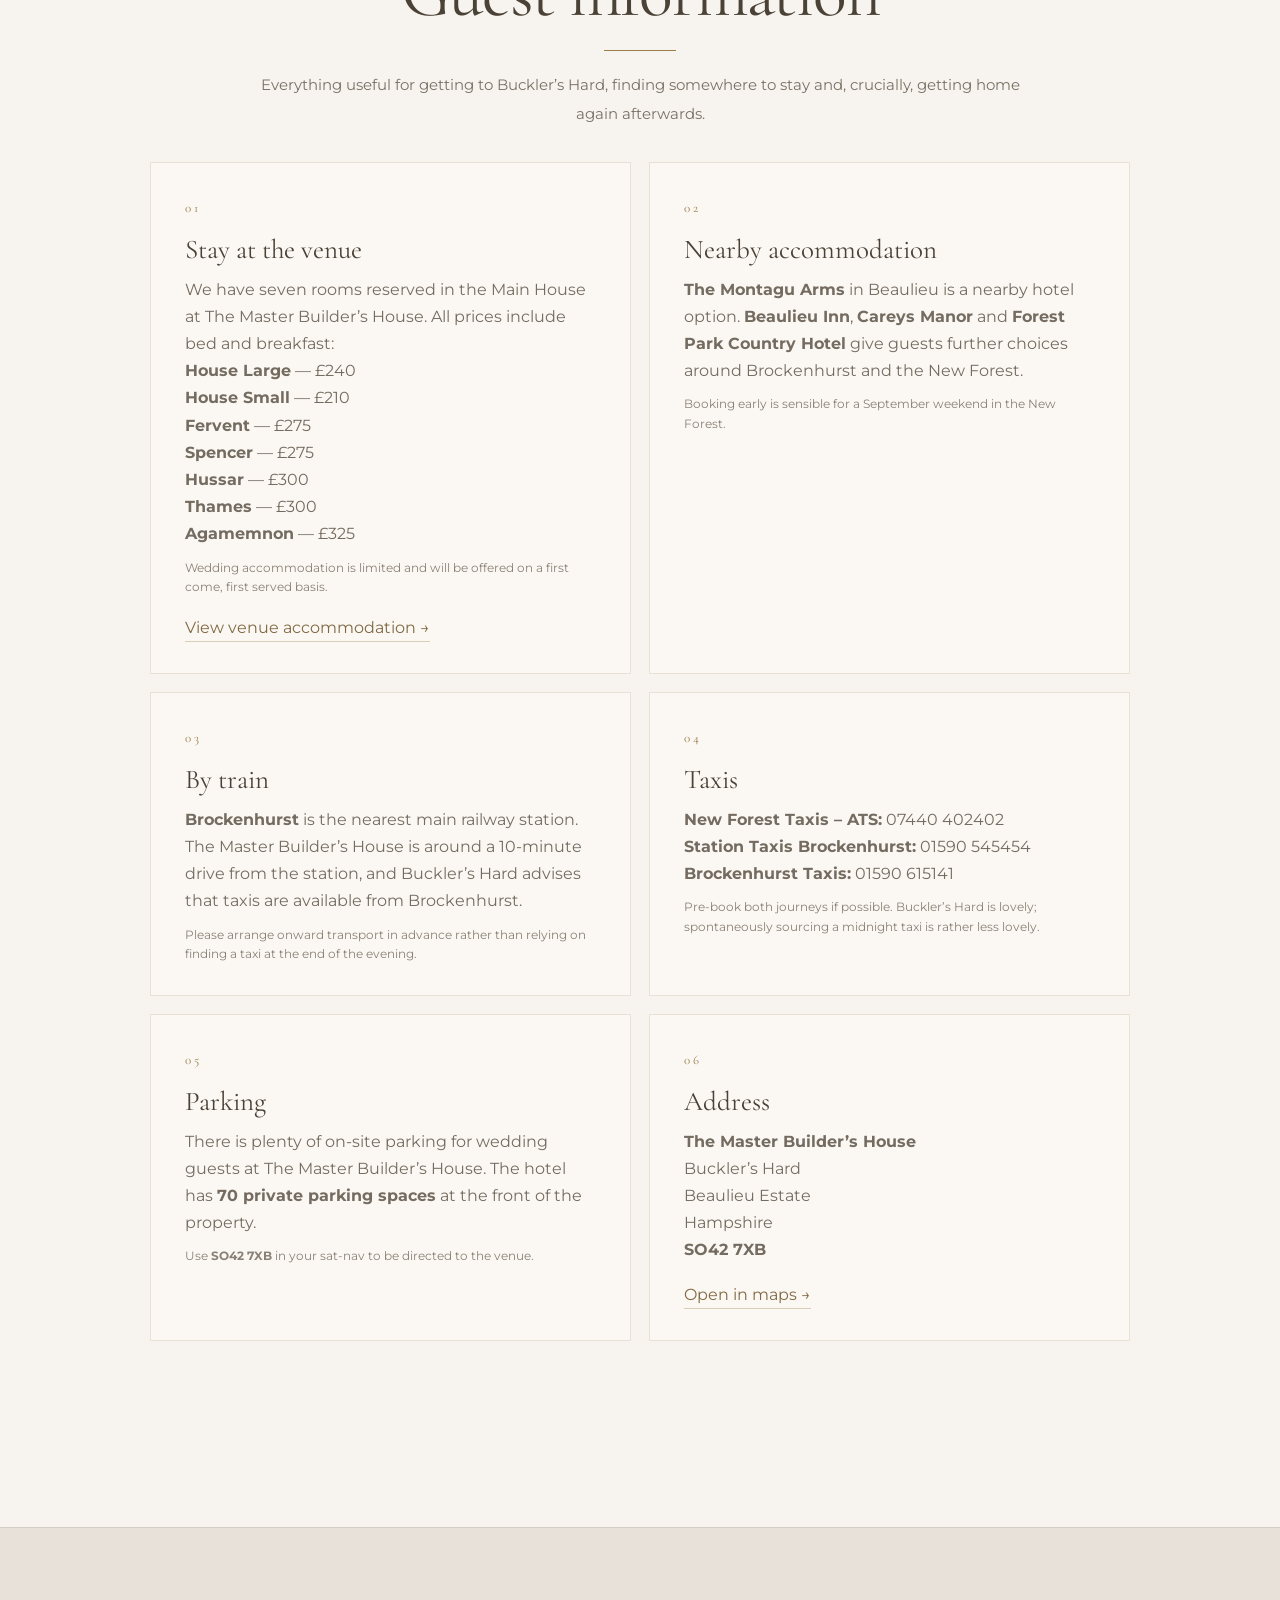
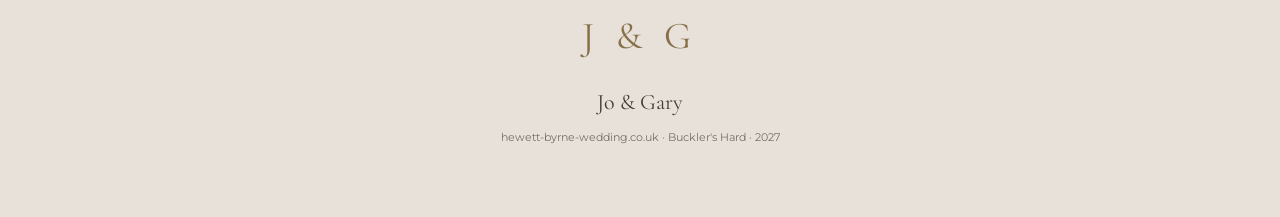
<file: travel.html>
<!doctype html><html lang="en"><head><meta charset="utf-8"><meta name="viewport" content="width=device-width,initial-scale=1"><meta name="theme-color" content="#173c31">
<title>Travel | Jo & Gary</title><link rel="stylesheet" href="assets/style.css"></head><body class="public-page">
<nav class="nav"><div class="nav-inner">
<a class="brand" href="index.html"><span>Jo & Gary</span><small>11 · 09 · 2027</small></a>
<button class="menu" aria-label="Open navigation">☰</button>
<div class="links">
<a href="index.html">Home</a><a href="details.html">The Day</a><a href="travel.html">Travel</a>
<a href="faq.html">FAQs</a><a href="login.html">Planning Login</a><a href="rsvp.html" class="nav-cta">RSVP</a>
</div></div></nav>

<header class="hero small"><div><div class="eyebrow">Getting there</div><h1>Travel & <span class="amp">Stay</span></h1><p>Everything guests need to reach Buckler’s Hard and get home without appointing the best man as an emergency taxi service.</p></div></header>
<main><section class="section"><div class="grid cols-3">
<div class="card"><div class="icon">🚗</div><h3>By car</h3><p><b>The Master Builder’s House</b><br>Buckler’s Hard, Beaulieu, Brockenhurst, Hampshire, SO42 7XB.</p><a class="btn light" href="https://www.google.com/maps/search/?api=1&query=The+Master+Builders+House+Bucklers+Hard" target="_blank" rel="noopener">Open map</a></div>
<div class="card"><div class="icon">🚆</div><h3>By train</h3><p>Brockenhurst is the nearest major rail station. Guests should arrange a taxi in advance for the onward journey.</p></div>
<div class="card"><div class="icon">🛏️</div><h3>Accommodation</h3><p>We have seven rooms reserved in the Main House for wedding guests. Prices include bed and breakfast and are shown below.</p></div>
</div></section>
<section class="section travel-note-section">
              <h2>Important travel note</h2>
              <div class="travel-note-card">
                <span class="travel-note-eyebrow">A small favour</span>
                <h3>Book taxis early</h3>
                <div class="travel-note-rule"></div>
                <p>Buckler’s Hard is beautifully tucked away, which is wedding-brochure language for “do not assume an app will produce a driver at midnight.”</p>
              </div>
            </section>
<section class="section guest-info-section">
  <h2>Guest information</h2>
  <p class="lede">Everything useful for getting to Buckler’s Hard, finding somewhere to stay and, crucially, getting home again afterwards.</p>

  <div class="guest-info-grid">
    <article class="guest-info-card">
      <span class="guest-info-number">01</span>
      <h3>Stay at the venue</h3>
      <p>We have seven rooms reserved in the Main House at The Master Builder’s House. All prices include bed and breakfast:</p>
      <p><b>House Large</b> — £240<br><b>House Small</b> — £210<br><b>Fervent</b> — £275<br><b>Spencer</b> — £275<br><b>Hussar</b> — £300<br><b>Thames</b> — £300<br><b>Agamemnon</b> — £325</p>
      <p class="guest-info-small">Wedding accommodation is limited and will be offered on a first come, first served basis.</p>
      <a href="https://www.themasterbuilders.co.uk/stay" target="_blank" rel="noopener">View venue accommodation →</a>
    </article>

    <article class="guest-info-card">
      <span class="guest-info-number">02</span>
      <h3>Nearby accommodation</h3>
      <p><b>The Montagu Arms</b> in Beaulieu is a nearby hotel option. <b>Beaulieu Inn</b>, <b>Careys Manor</b> and <b>Forest Park Country Hotel</b> give guests further choices around Brockenhurst and the New Forest.</p>
      <p class="guest-info-small">Booking early is sensible for a September weekend in the New Forest.</p>
    </article>

    <article class="guest-info-card">
      <span class="guest-info-number">03</span>
      <h3>By train</h3>
      <p><b>Brockenhurst</b> is the nearest main railway station. The Master Builder’s House is around a 10-minute drive from the station, and Buckler’s Hard advises that taxis are available from Brockenhurst.</p>
      <p class="guest-info-small">Please arrange onward transport in advance rather than relying on finding a taxi at the end of the evening.</p>
    </article>

    <article class="guest-info-card">
      <span class="guest-info-number">04</span>
      <h3>Taxis</h3>
      <p><b>New Forest Taxis – ATS:</b> 07440 402402<br><b>Station Taxis Brockenhurst:</b> 01590 545454<br><b>Brockenhurst Taxis:</b> 01590 615141</p>
      <p class="guest-info-small">Pre-book both journeys if possible. Buckler’s Hard is lovely; spontaneously sourcing a midnight taxi is rather less lovely.</p>
    </article>

    <article class="guest-info-card">
      <span class="guest-info-number">05</span>
      <h3>Parking</h3>
      <p>There is plenty of on-site parking for wedding guests at The Master Builder’s House. The hotel has <b>70 private parking spaces</b> at the front of the property.</p>
      <p class="guest-info-small">Use <b>SO42 7XB</b> in your sat-nav to be directed to the venue.</p>
    </article>

    <article class="guest-info-card">
      <span class="guest-info-number">06</span>
      <h3>Address</h3>
      <p><b>The Master Builder’s House</b><br>Buckler’s Hard<br>Beaulieu Estate<br>Hampshire<br><b>SO42 7XB</b></p>
      <a href="https://www.google.com/maps/search/?api=1&query=The+Master+Builders+House+Bucklers+Hard+SO42+7XB" target="_blank" rel="noopener">Open in maps →</a>
    </article>
  </div>
</section>
</main>
<footer class="footer"><b>Jo & Gary</b><br>
<span class="small">hewett-byrne-wedding.co.uk · Buckler's Hard · 2027</span></footer>
<script src="assets/script.js"></script>
</body></html>
</file>
<file: assets/style.css>
@import url('https://fonts.googleapis.com/css2?family=Cormorant+Garamond:ital,wght@0,400;0,500;0,600;1,400;1,500&family=Montserrat:wght@400;500;600&display=swap');:root{--ink:#342f27;--muted:#756c61;--paper:#f7f4ef;--ivory:#eee9e2;--ivory-deep:#d0c5b8;--green:#71614c;--green-deep:#514632;--gold:#9a7d49;--gold-soft:#c7b79d;--sage:#8d8a70;--line:rgba(82,70,50,.16);--shadow:0 28px 70px rgba(74,62,45,.09)}*{box-sizing:border-box}html{scroll-behavior:smooth}body{margin:0;font-family:'Montserrat',Arial,sans-serif;color:var(--ink);background:var(--paper);line-height:1.7;-webkit-font-smoothing:antialiased}a{color:inherit}img{display:block;max-width:100%}::selection{background:var(--gold-soft);color:var(--green-deep)}.nav{position:sticky;top:0;z-index:50;background:rgba(253,251,246,.96);backdrop-filter:blur(16px);border-bottom:1px solid var(--line)}.nav-inner{max-width:1240px;margin:auto;padding:19px 30px;display:flex;align-items:center;justify-content:space-between;gap:28px}.brand{display:inline-grid;place-items:center;min-width:104px;text-decoration:none;color:var(--green);font-family:'Cormorant Garamond',serif;font-size:29px;font-weight:500;letter-spacing:.02em;line-height:1}.brand::after{content:'11 · IX · 27';display:block;margin-top:8px;font:500 8px/1 'Montserrat',sans-serif;letter-spacing:.28em;color:var(--gold)}.links{display:flex;align-items:center;gap:30px}.links a{text-decoration:none;text-transform:uppercase;letter-spacing:.17em;font-size:10px;font-weight:600;color:#4f574f;transition:.2s}.links a:hover{color:var(--gold)}.links .nav-cta{padding:11px 18px;border:1px solid var(--green);color:var(--green)}.links .nav-cta:hover{background:var(--green);color:#fff}.menu{display:none;width:42px;height:42px;background:transparent;border:1px solid var(--line);font-size:17px;color:var(--green)}.hero{position:relative;overflow:hidden;isolation:isolate;min-height:84vh;display:grid;place-items:center;text-align:center;padding:120px 26px 100px;background:var(--green-deep);color:#fff}.hero::before{content:'';position:absolute;inset:22px;z-index:-1;border:1px solid rgba(216,196,155,.38);pointer-events:none}.hero::after{content:'J & G';position:absolute;left:50%;top:46px;transform:translateX(-50%);font-family:'Cormorant Garamond',serif;font-size:18px;letter-spacing:.34em;color:var(--gold-soft);white-space:nowrap}.hero>div{max-width:960px}.hero.small{min-height:52vh;padding:110px 26px 85px}.eyebrow{text-transform:uppercase;letter-spacing:.32em;font-size:9px;font-weight:600;color:var(--gold-soft)}.hero h1{font-family:'Cormorant Garamond',Georgia,serif;font-size:clamp(82px,12vw,150px);font-weight:400;line-height:.78;letter-spacing:-.035em;margin:30px 0 28px;color:#fff}.hero.small h1{font-size:clamp(62px,8vw,100px)}.amp{font-style:italic;color:var(--gold-soft);font-weight:400}.hero p{max-width:690px;margin:0 auto;color:rgba(255,255,255,.74);font-size:15px;line-height:1.9}.pill{display:inline-block;margin-top:28px;padding:0;border:0;background:none;color:var(--gold-soft);font-family:'Cormorant Garamond',serif;font-size:19px;letter-spacing:.04em}.countdown{display:grid;grid-template-columns:repeat(4,1fr);max-width:610px;margin:40px auto 0;border-top:1px solid rgba(216,196,155,.3);border-bottom:1px solid rgba(216,196,155,.3)}.count{padding:19px 18px;border-right:1px solid rgba(216,196,155,.22)}.count:last-child{border-right:0}.count strong{display:block;font-family:'Cormorant Garamond',serif;font-size:39px;font-weight:400;line-height:1;color:#fff}.count span{display:block;margin-top:7px;text-transform:uppercase;letter-spacing:.24em;font-size:8px;color:rgba(255,255,255,.5)}.actions{display:flex;justify-content:center;gap:14px;flex-wrap:wrap;margin-top:38px}.btn{display:inline-flex;align-items:center;justify-content:center;min-height:45px;padding:12px 22px;border:1px solid var(--green);border-radius:0;background:var(--green);color:#fff;text-decoration:none;text-transform:uppercase;letter-spacing:.14em;font-size:10px;font-weight:600;cursor:pointer;transition:.22s}.btn:hover{background:var(--green-deep);border-color:var(--green-deep)}.hero .btn{background:var(--gold-soft);border-color:var(--gold-soft);color:var(--green-deep)}.hero .btn:hover{background:#ead9b8;border-color:#ead9b8}.btn.alt{background:transparent;color:#fff;border-color:rgba(255,255,255,.42)}.btn.alt:hover{background:#fff;color:var(--green-deep)}.btn.light{background:transparent;color:var(--green);border-color:var(--line)}.btn.light:hover{border-color:var(--gold);color:var(--gold)}main{max-width:1160px;margin:auto;padding:0 26px 100px}.section{padding:86px 0}.section+.section{border-top:1px solid var(--line)}.section h2{font-family:'Cormorant Garamond',Georgia,serif;font-size:clamp(48px,6vw,70px);font-weight:400;line-height:.95;letter-spacing:-.025em;color:var(--green);margin:0 0 20px}.section h2::after{content:'';display:block;width:72px;height:1px;background:var(--gold);margin-top:24px}.section h3{font-family:'Cormorant Garamond',Georgia,serif;font-size:31px;font-weight:500;line-height:1.05;color:var(--green);margin:8px 0 14px}.lede{max-width:780px;color:var(--muted);font-size:15px;line-height:1.9;margin:0 0 34px}.home-intro{text-align:center;max-width:1040px;margin:auto}.home-intro h2::after{margin-left:auto;margin-right:auto}.home-intro .lede{margin-left:auto;margin-right:auto}.grid{display:grid;gap:22px}.cols-3{grid-template-columns:repeat(3,1fr)}.cols-2{grid-template-columns:repeat(2,1fr)}.card{position:relative;background:transparent;border:1px solid var(--line);border-radius:0;padding:34px 32px;box-shadow:none;overflow:hidden}.card::before{content:'';position:absolute;left:27px;top:0;width:48px;height:1px;background:var(--gold)}.card p:last-child{margin-bottom:0}.card a:not(.btn){color:var(--green);font-weight:600;text-decoration:none;border-bottom:1px solid var(--gold-soft);padding-bottom:2px}.icon{font-family:'Cormorant Garamond',serif;font-style:italic;font-size:16px;letter-spacing:.08em;color:var(--gold);width:auto;height:auto;background:none;border-radius:0;margin-bottom:20px}.metric strong{display:block;font-family:'Cormorant Garamond',serif;font-size:42px;font-weight:500;color:var(--green);line-height:1}.metric span:first-child{display:block;color:var(--muted);font-size:9px;text-transform:uppercase;letter-spacing:.2em;font-weight:600;margin-bottom:10px}.notice{padding:22px 26px;border:1px solid var(--line);border-left:2px solid var(--gold);background:var(--ivory);border-radius:0}.notice.ok{background:var(--ivory)}.timeline{display:grid;gap:0;padding:0;border-top:1px solid var(--line)}.timeline-item{display:grid;grid-template-columns:130px 1fr;gap:34px;padding:28px 0;border-bottom:1px solid var(--line)}.timeline-time{font-family:'Cormorant Garamond',serif;font-size:28px;color:var(--gold)}.timeline-item b{font-family:'Cormorant Garamond',serif;font-size:25px;color:var(--green)}.table-wrap{overflow:auto;border:1px solid var(--line);border-radius:0;background:#fff;box-shadow:none}table{width:100%;border-collapse:collapse;min-width:760px}th,td{padding:15px 13px;border-bottom:1px solid var(--line);text-align:center;vertical-align:middle}th{background:var(--ivory);color:var(--green);font-size:9px;text-transform:uppercase;letter-spacing:.16em}td:first-child,th:first-child{text-align:left}.form-grid{display:grid;grid-template-columns:repeat(2,1fr);gap:18px}.field{display:grid;gap:8px}.field.full{grid-column:1/-1}label{font-weight:600;color:var(--green);font-size:10px;text-transform:uppercase;letter-spacing:.12em}input,select,textarea{width:100%;padding:14px 0;border:0;border-bottom:1px solid #bdb7aa;border-radius:0;background:transparent;font:inherit;color:var(--ink);outline:none;transition:.18s}input:focus,select:focus,textarea:focus{border-bottom-color:var(--gold);box-shadow:none}textarea{min-height:110px;resize:vertical}#rsvpLookupForm{max-width:620px;margin:auto}.rsvp-person h3{font-size:38px}.check,.check-row{display:flex;gap:14px;align-items:flex-start;padding:16px 0;border:0;border-bottom:1px solid var(--line);background:transparent;border-radius:0}.check input,.check-row input{width:auto;margin-top:5px;accent-color:var(--green)}.checklist{display:grid}.accordion{border-bottom:1px solid var(--line)}.accordion button{width:100%;padding:24px 0;background:none;border:0;text-align:left;font:inherit;font-family:'Cormorant Garamond',serif;font-size:24px;font-weight:500;color:var(--green);display:flex;justify-content:space-between;cursor:pointer}.accordion button span{color:var(--gold);font-size:22px}.answer{display:none;padding:0 50px 24px 0;color:var(--muted)}.accordion.open .answer{display:block}.private-banner{background:var(--green-deep);color:var(--gold-soft);padding:10px;text-align:center;font-size:9px;text-transform:uppercase;letter-spacing:.2em}.private-banner+.nav{position:sticky;top:0}.footer{text-align:center;padding:76px 20px 68px;border-top:1px solid rgba(216,196,155,.18);background:var(--green-deep);color:rgba(255,255,255,.56)}.footer::before{content:'J & G';display:block;font-family:'Cormorant Garamond',serif;font-size:38px;font-weight:400;letter-spacing:.17em;color:var(--gold-soft);margin-bottom:16px}.footer b{font-family:'Cormorant Garamond',serif;font-size:22px;font-weight:400;color:#fff}.footer .small{color:rgba(255,255,255,.42)}.small{font-size:11px;color:var(--muted)}.planning-login-wrap{width:min(100%,620px);margin:auto}.planning-login-card{max-width:440px;margin:34px auto 0;text-align:left;background:var(--paper);color:var(--ink)}.planning-login-card .btn{width:100%;margin-top:8px}.planning-login-message{min-height:21px;margin-top:10px;text-align:center}.planning-login-hero{min-height:76vh}@media(prefers-reduced-motion:no-preference){.hero>div{animation:fadeUp .7s ease both}.card{transition:border-color .2s,transform .2s}.section .card:hover{border-color:rgba(168,134,77,.52);transform:translateY(-2px)}@keyframes fadeUp{from{opacity:0;transform:translateY(12px)}to{opacity:1;transform:none}}}@media(max-width:900px){.cols-3{grid-template-columns:1fr 1fr}.links{gap:18px}.hero h1{font-size:clamp(76px,15vw,120px)}}@media(max-width:820px){.cols-3,.cols-2,.form-grid{grid-template-columns:1fr}.field.full{grid-column:auto}.nav-inner{padding:15px 18px}.links{display:none;position:absolute;top:72px;left:12px;right:12px;background:var(--paper);padding:18px;border:1px solid var(--line);gap:0}.links.open{display:grid}.links a{padding:13px 5px;border-bottom:1px solid var(--line)}.links a:last-child{border-bottom:0}.links .nav-cta{margin-top:8px;text-align:center}.menu{display:grid;place-items:center}.countdown{grid-template-columns:repeat(2,1fr);max-width:390px}.count:nth-child(2){border-right:0}.count:nth-child(-n+2){border-bottom:1px solid rgba(216,196,155,.22)}.timeline-item{grid-template-columns:1fr;gap:4px}.hero{min-height:76vh;padding:105px 20px 78px}.hero.small{min-height:46vh;padding:96px 20px 70px}.hero::before{inset:13px}main{padding-inline:18px}.section{padding:60px 0}}@media(max-width:520px){.hero h1{font-size:clamp(68px,21vw,92px)}.hero.small h1{font-size:clamp(54px,17vw,76px)}.hero p{font-size:14px}.card{padding:27px 22px}.section h2{font-size:46px}.nav-inner{padding-inline:14px}.brand{font-size:25px}}@media print{.nav,.actions,.btn,.menu{display:none!important}.section{padding:24px 0}.hero{min-height:auto;background:#fff;color:#000}.hero h1,.hero p{color:#000}}body{color:var(--ink);background:radial-gradient(circle at 12% 8%,rgba(199,183,157,.12),transparent 28%),var(--paper)}::selection{background:#ddd2c3;color:#342f27}.nav{background:rgba(247,244,239,.96);border-bottom:1px solid rgba(82,70,50,.12)}.brand{color:#3f382e}.brand::after{color:#9a7d49}.links a{color:#5e554a}.links a:hover{color:#8d7448}.links .nav-cta{border-color:#a88e62;color:#554a3a;background:rgba(255,255,255,.35)}.links .nav-cta:hover{background:#a88e62;color:#fffdf9}.menu{color:#514632;border-color:rgba(82,70,50,.18)}.hero,.hero.small{background:linear-gradient(rgba(247,244,239,.93),rgba(247,244,239,.93)),radial-gradient(circle at 50% 20%,rgba(199,183,157,.28),transparent 34%);color:var(--ink)}.hero::before{border-color:rgba(154,125,73,.28)}.hero::after{color:#9a7d49}.hero h1,.hero.small h1{color:#3f382e}.amp{color:#9a7d49}.hero p{color:#766d62}.eyebrow{color:#93794f}.pill{color:#8a724b}.countdown{border-color:rgba(154,125,73,.24)}.count{border-color:rgba(154,125,73,.18)}.count strong{color:#4c4337}.count span{color:#8b8175}.btn{background:#8a744e;border-color:#8a744e;color:#fffdf9}.btn:hover{background:#6f5f43;border-color:#6f5f43}.hero .btn{background:#8a744e;border-color:#8a744e;color:#fffdf9}.hero .btn:hover{background:#6f5f43;border-color:#6f5f43}.btn.alt,.hero .btn.alt,.home-hero .btn.alt{background:transparent;color:#554b3e;border-color:#b8a98f}.btn.alt:hover,.hero .btn.alt:hover,.home-hero .btn.alt:hover{background:#eee8df;color:#3f382e}.btn.light{color:#665946;border-color:#c5b9a9}.btn.light:hover{color:#8a744e;border-color:#9a7d49}.section h2,.section h3,.timeline-item b,label,.accordion button,.metric strong{color:#4b4237}.section h2::after,.card::before,.reveal-rule{background:#9a7d49}.lede,.small,.answer{color:#7a7166}.card{background:rgba(255,253,249,.48);border-color:rgba(82,70,50,.13)}.card a:not(.btn){color:#6d5c42;border-bottom-color:#c9b998}.icon,.timeline-time,.accordion button span{color:#957a4b}.notice,.notice.ok,th{background:#eee9e2;color:#4d4438}.table-wrap{background:#faf8f4;border-color:rgba(82,70,50,.14)}input,select,textarea{color:#3c362e;border-bottom-color:#bcb1a3}input:focus,select:focus,textarea:focus{border-bottom-color:#9a7d49}.check input,.check-row input{accent-color:#8d8a70}.private-banner{background:#75684f;color:#fffaf1}.footer{background:#e7e1da;color:#72695e;border-top:1px solid rgba(82,70,50,.13)}.footer::before{color:#877048}.footer b{color:#443c32}.footer .small{color:#786f64}.real-stationery-hero,.real-stationery-scene,.real-invitation,.real-envelope-pocket{display:none !important}.final-invitation-hero{position:relative;width:100%;overflow:hidden;background:#f5f0e8;border-bottom:1px solid rgba(82,70,50,.12)}.final-invitation-hero picture{display:block;width:100%}.final-invitation-hero-image{display:block;width:100%;height:auto;max-height:704px;object-fit:cover;object-position:center center}.final-hero-scroll{position:absolute;left:50%;bottom:12px;transform:translateX(-50%);width:40px;height:40px;display:grid;place-items:center;border-radius:50%;border:1px solid rgba(104,85,56,.18);background:rgba(249,246,241,.92);color:#8b744c;text-decoration:none;font-size:17px;box-shadow:0 7px 20px rgba(81,67,47,.06)}.final-hero-scroll:hover{color:#6e5e43;border-color:#9a7d49}.nav{background:rgba(248,245,239,.98) !important}@media(max-width:900px){.final-invitation-hero-image{height:520px;max-height:none;object-fit:cover;object-position:center center}}@media(max-width:650px){.final-invitation-hero-image{height:430px;max-height:none;object-fit:cover;object-position:center center}.final-hero-scroll{width:34px;height:34px;bottom:7px;font-size:15px}}.brand{display:flex !important;flex-direction:column;align-items:center;justify-content:center;line-height:1 !important;text-decoration:none}.brand span{display:block}.brand small{display:block;margin-top:7px;color:#8d754d;font-family:'Cormorant Garamond',Georgia,serif;font-size:11px;font-weight:600;line-height:1;letter-spacing:.22em}.brand::after{display:none !important}.our-day-section>h2{text-align:center}.our-day-section>h2::after{margin-left:auto;margin-right:auto}.date-confirmed-section{padding-top:12px;padding-bottom:70px}.date-confirmed-card{position:relative;max-width:920px;margin:0 auto;padding:52px 34px 48px;text-align:center;background:rgba(255,253,249,.46);border:1px solid rgba(154,125,73,.20)}.date-confirmed-card::before,.date-confirmed-card::after{content:'';position:absolute;width:36px;height:36px;opacity:.34;border-color:#9a7d49}.date-confirmed-card::before{top:12px;left:12px;border-top:1px solid;border-left:1px solid}.date-confirmed-card::after{right:12px;bottom:12px;border-right:1px solid;border-bottom:1px solid}.date-confirmed-eyebrow{display:block;margin-bottom:14px;color:#93794f;text-transform:uppercase;font-size:9px;font-weight:600;letter-spacing:.28em}.date-confirmed-card h2{margin:0;color:#4b4237;font-family:'Cormorant Garamond',Georgia,serif;font-size:clamp(32px,4vw,48px);font-weight:400;letter-spacing:.02em}.date-confirmed-card h2::after{display:none !important}.date-confirmed-rule{width:58px;height:1px;margin:19px auto 17px;background:#9a7d49;opacity:.72}.date-confirmed-card p{margin:0 0 11px;color:#5f5548;font-family:'Cormorant Garamond',Georgia,serif;font-size:19px;letter-spacing:.06em}.date-confirmed-small{color:#81776b;font-size:13px;line-height:1.7}@media(max-width:650px){.brand small{margin-top:5px;font-size:9px;letter-spacing:.17em}.date-confirmed-section{padding-bottom:48px}.date-confirmed-card{padding:40px 22px 37px}.date-confirmed-card p{font-size:17px}}.public-page .section>h2{text-align:center}.public-page .section>h2::after{margin-left:auto;margin-right:auto}.public-page .section>h2 + .lede{max-width:760px;margin-left:auto;margin-right:auto;text-align:center}.public-page .hero.small{padding-top:62px;padding-bottom:58px}.public-page .hero.small>div{max-width:900px;margin:0 auto;text-align:center}.public-page .hero.small p{max-width:700px;margin-left:auto;margin-right:auto}.public-page #rsvpLookupForm{max-width:720px;margin:0 auto}.public-page #rsvpLookupMessage{text-align:center}.public-page #rsvpHousehold>h2,.public-page #rsvpHousehold>.lede{text-align:center}.public-page #rsvpHousehold>h2::after{margin-left:auto;margin-right:auto}.travel-note-card{position:relative;max-width:820px;margin:0 auto;padding:44px 36px 40px;text-align:center;background:rgba(255,253,249,.46);border:1px solid rgba(154,125,73,.20)}.travel-note-card::before,.travel-note-card::after{content:'';position:absolute;width:30px;height:30px;opacity:.34}.travel-note-card::before{top:11px;left:11px;border-top:1px solid #9a7d49;border-left:1px solid #9a7d49}.travel-note-card::after{right:11px;bottom:11px;border-right:1px solid #9a7d49;border-bottom:1px solid #9a7d49}.travel-note-eyebrow{display:block;margin-bottom:12px;color:#93794f;text-transform:uppercase;font-size:9px;font-weight:600;letter-spacing:.28em}.travel-note-card h3{margin:0;color:#4b4237;font-family:'Cormorant Garamond',Georgia,serif;font-size:34px;font-weight:400}.travel-note-rule{width:52px;height:1px;margin:17px auto 15px;background:#9a7d49;opacity:.72}.travel-note-card p{max-width:620px;margin:0 auto;color:#756b60;line-height:1.75}.public-page .accordion{max-width:940px;margin-left:auto;margin-right:auto}.public-page .planning-login-hero{min-height:calc(100vh - 140px)}.public-page .hero:not(.small){text-align:center}@media(max-width:650px){.public-page .hero.small{padding-top:44px;padding-bottom:42px}.travel-note-card{padding:36px 22px 33px}.travel-note-card h3{font-size:29px}}.guest-info-section{padding-top:26px}.guest-info-section>.lede{max-width:700px;margin:0 auto 34px !important;text-align:center}.guest-info-grid{display:grid;grid-template-columns:repeat(2,minmax(0,1fr));gap:18px;max-width:980px;margin:0 auto}.guest-info-card{position:relative;min-height:190px;padding:34px 34px 31px;background:rgba(255,253,249,.46);border:1px solid rgba(154,125,73,.18)}.guest-info-number{display:block;margin-bottom:17px;color:#9a7d49;font-family:'Cormorant Garamond',Georgia,serif;font-size:13px;letter-spacing:.20em}.guest-info-card h3{margin:0 0 11px;color:#4b4237;font-family:'Cormorant Garamond',Georgia,serif;font-size:27px;font-weight:400}.guest-info-card p{margin:0;color:#756c61;line-height:1.7}@media(max-width:700px){.guest-info-grid{grid-template-columns:1fr}.guest-info-card{min-height:0;padding:29px 26px 27px}}.guest-info-card{display:flex;flex-direction:column}.guest-info-card a{align-self:flex-start;margin-top:auto;padding-top:17px;color:#806943;text-decoration:none;border-bottom:1px solid rgba(154,125,73,.35)}.guest-info-card a:hover{color:#5e4e36;border-bottom-color:#9a7d49}.guest-info-small{margin-top:10px !important;color:#8a8176 !important;font-size:12px;line-height:1.65 !important}.icon{display:none !important}.card>.icon + h3,.card h3:first-child{margin-top:0}.card{padding-top:30px}

/* =========================================================
   PRIVATE PLANNER — MOBILE & CONTROL POLISH
   ========================================================= */

.private-planner-page main{
  overflow-x:hidden;
}

.private-planner-page .section{
  width:min(1180px,calc(100% - 32px));
  margin-left:auto;
  margin-right:auto;
}

.private-nav-actions{
  display:flex;
  gap:8px;
  align-items:center;
}

.private-nav-actions .btn{
  width:auto;
  min-width:0;
  padding:9px 13px;
  font-size:10px;
  white-space:nowrap;
}

.planner-section{
  padding-top:38px;
  padding-bottom:38px;
}

.planner-section > h2{
  text-align:left;
}

.planner-section > h2::after{
  margin-left:0;
}

.planner-card-head{
  display:flex;
  align-items:flex-start;
  justify-content:space-between;
  gap:16px;
  margin-bottom:20px;
}

.planner-card-head h3{
  margin:3px 0 0;
  font-family:'Cormorant Garamond',Georgia,serif;
  font-size:27px;
  font-weight:400;
  color:#4b4237;
}

.planner-eyebrow{
  display:block;
  color:#93794f;
  text-transform:uppercase;
  font-size:8px;
  letter-spacing:.23em;
  font-weight:600;
}

.planner-badge{
  flex:0 0 auto;
  display:inline-flex;
  align-items:center;
  justify-content:center;
  padding:7px 10px;
  border:1px solid rgba(154,125,73,.22);
  color:#745f3e;
  background:#f6f1e9;
  font-size:10px;
  letter-spacing:.08em;
  text-transform:uppercase;
}

.checklist-list-card{
  margin-bottom:16px;
}

.checklist-add-card{
  margin-top:0;
}

.compact-form{
  align-items:end;
}

.form-actions{
  display:flex;
  align-items:center;
  justify-content:flex-start;
}

.planner-btn,
.private-planner-page .planner-btn{
  width:auto !important;
  min-width:0 !important;
  display:inline-flex !important;
  align-items:center;
  justify-content:center;
  padding:9px 14px !important;
  min-height:36px;
  font-size:10px !important;
  letter-spacing:.08em;
  white-space:nowrap;
}

.private-planner-page #savePackagePaid{
  width:auto !important;
  padding:9px 14px !important;
}

.private-planner-page #costForm .btn{
  width:auto;
}

.private-planner-page .check-row{
  display:grid;
  grid-template-columns:auto minmax(0,1fr) auto;
  align-items:start;
  gap:12px;
  padding:14px 0;
  border-bottom:1px solid rgba(82,70,50,.10);
}

.private-planner-page .check-row:last-child{
  border-bottom:0;
}

.private-planner-page .check-row > input{
  margin-top:4px;
}

.private-planner-page .check-row .btn{
  width:auto !important;
  padding:7px 10px !important;
  min-height:32px;
  font-size:9px !important;
}

.planner-status{
  margin:15px 0 0;
}

.private-planner-page .table-wrap{
  width:100%;
  overflow-x:auto;
  -webkit-overflow-scrolling:touch;
}

.private-planner-page table{
  min-width:760px;
}

/* Cost form/table: keep usable instead of squeezed */
.private-planner-page #weddingCosts .form-grid{
  grid-template-columns:repeat(2,minmax(0,1fr));
}

.private-planner-page #weddingCosts .field.full{
  grid-column:1 / -1;
}

.private-planner-page #costTable input[type="number"]{
  min-width:84px;
}

/* Phone */
@media(max-width:700px){
  .private-banner{
    padding:7px 10px;
    font-size:8px;
    letter-spacing:.10em;
    text-align:center;
  }

  .private-planner-page .nav-inner{
    min-height:0;
    padding:10px 14px;
    flex-wrap:wrap;
    gap:10px;
  }

  .private-planner-page .brand{
    align-items:flex-start !important;
    font-size:18px;
  }

  .private-nav-actions{
    width:100%;
    justify-content:flex-start;
    gap:7px;
  }

  .private-nav-actions .btn{
    flex:0 0 auto;
    padding:8px 10px;
    font-size:9px;
  }

  .private-planner-page .section{
    width:calc(100% - 20px);
    padding-top:26px;
    padding-bottom:26px;
  }

  .private-planner-page .section:first-child{
    padding-top:22px;
  }

  .private-planner-page .lede{
    margin-bottom:18px;
    font-size:13px;
    line-height:1.55;
  }

  /* Every dashboard metric gets room to breathe */
  .private-planner-page .grid.cols-3,
  .private-planner-page .grid{
    grid-template-columns:1fr !important;
    gap:10px;
  }

  .private-planner-page .card{
    padding:18px 16px;
  }

  .private-planner-page .metric{
    min-height:0;
    padding:16px !important;
  }

  .private-planner-page .metric strong{
    font-size:25px;
  }

  .planner-section > h2{
    font-size:31px;
  }

  .planner-card-head{
    margin-bottom:14px;
  }

  .planner-card-head h3{
    font-size:23px;
  }

  .planner-badge{
    padding:6px 8px;
    font-size:8px;
  }

  /* Forms are one clear vertical column */
  .private-planner-page .form-grid,
  .private-planner-page #weddingCosts .form-grid{
    display:grid !important;
    grid-template-columns:1fr !important;
    gap:12px;
  }

  .private-planner-page .field,
  .private-planner-page .field.full{
    grid-column:1 !important;
    width:100%;
  }

  .private-planner-page input,
  .private-planner-page select,
  .private-planner-page textarea{
    width:100%;
    min-width:0;
  }

  .form-actions{
    justify-content:flex-start;
  }

  .planner-btn,
  .private-planner-page .planner-btn,
  .private-planner-page #savePackagePaid{
    width:auto !important;
    max-width:max-content !important;
    padding:9px 13px !important;
  }

  /* Checklist is list-first and compact */
  .private-planner-page .check-row{
    grid-template-columns:22px minmax(0,1fr);
    gap:9px 10px;
    padding:13px 0;
  }

  .private-planner-page .check-row .btn{
    grid-column:2;
    justify-self:start;
    margin-top:2px;
    width:auto !important;
  }

  /* Costs table can scroll rather than crush */
  .private-planner-page .table-wrap{
    margin-left:0;
    margin-right:0;
    border-radius:0;
  }

  .private-planner-page table{
    min-width:720px;
  }

  .private-planner-page th,
  .private-planner-page td{
    padding:10px 9px;
    font-size:11px;
  }

  .private-planner-page #costTable .btn{
    width:auto !important;
    padding:7px 9px !important;
    min-height:30px;
    font-size:8px !important;
  }

  .private-planner-page footer{
    padding:24px 14px;
  }
}
</file>
